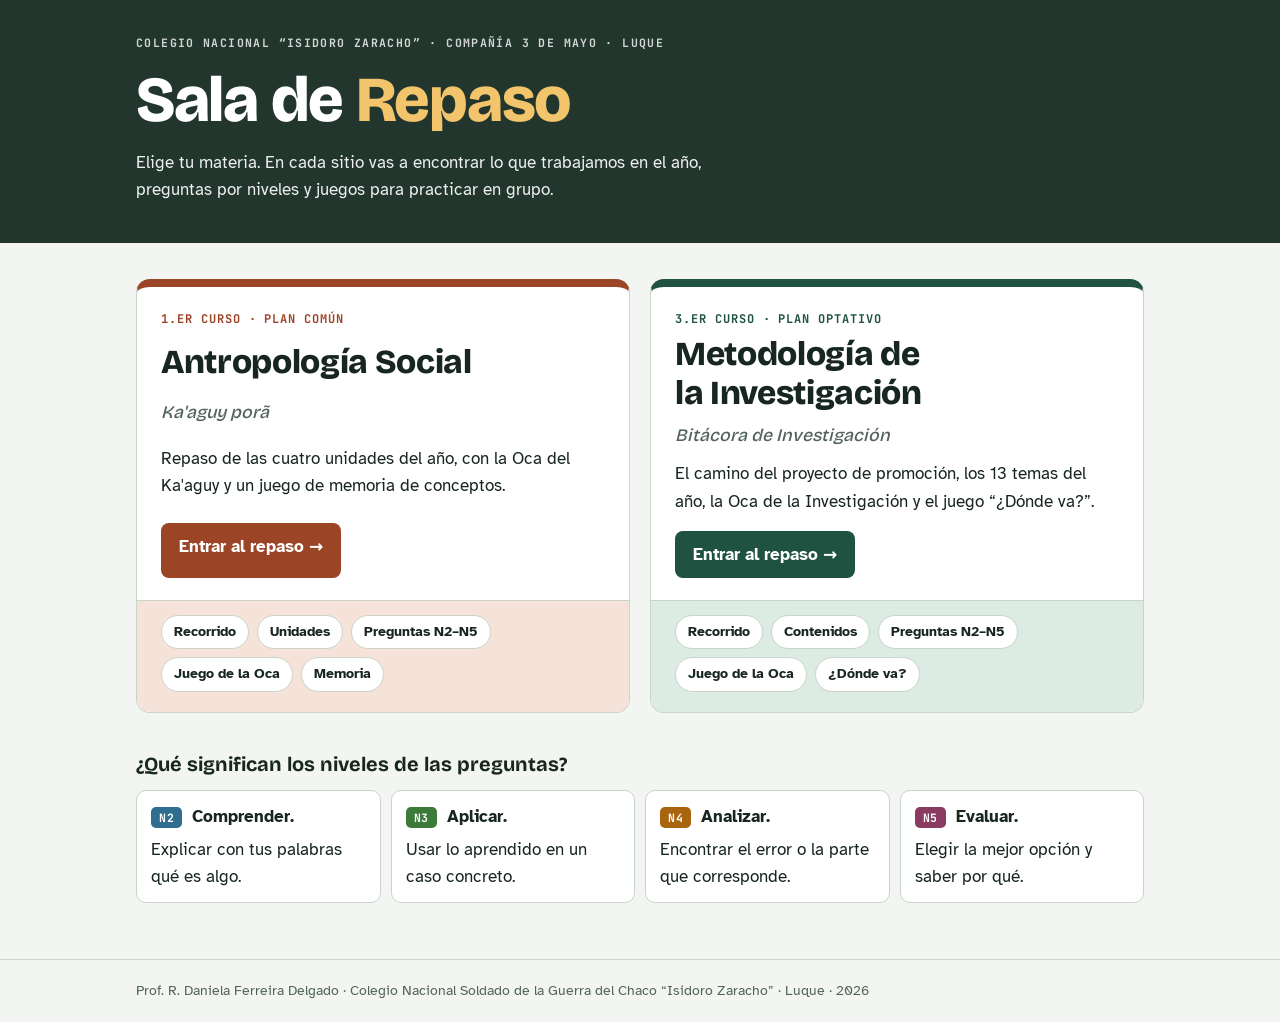
<file: index.html>
<!DOCTYPE html>
<html lang="es">
<head>
<meta charset="UTF-8">
<meta name="viewport" content="width=device-width, initial-scale=1, viewport-fit=cover">
<meta name="description" content="Sitios de repaso de la Prof. Daniela Ferreira · Colegio Nacional Isidoro Zaracho, Luque">
<title>Sala de Repaso · Prof. Daniela Ferreira</title>
<link rel="preconnect" href="https://fonts.googleapis.com">
<link rel="preconnect" href="https://fonts.gstatic.com" crossorigin>
<link rel="stylesheet" href="https://fonts.googleapis.com/css2?family=Bricolage+Grotesque:opsz,wght@12..96,500;12..96,700;12..96,800&family=Atkinson+Hyperlegible:ital,wght@0,400;0,700;1,400&family=JetBrains+Mono:wght@500;700&display=swap">
<link rel="stylesheet" href="inicio.css">
</head>
<body>

<header class="mast">
  <div class="wrap">
    <span class="eyebrow">Colegio Nacional “Isidoro Zaracho” · Compañía 3 de Mayo · Luque</span>
    <h1>Sala de <em>Repaso</em></h1>
    <p>Elige tu materia. En cada sitio vas a encontrar lo que trabajamos en el año, preguntas por niveles y juegos para practicar en grupo.</p>
  </div>
</header>

<main class="wrap">
  <div class="grid">

    <article class="subject antro">
      <a class="cover" href="antropologia.html">
        <span class="course">1.er Curso · Plan Común</span>
        <h2>Antropología Social</h2>
        <p class="site">Ka'aguy porã</p>
        <p class="desc">Repaso de las cuatro unidades del año, con la Oca del Ka'aguy y un juego de memoria de conceptos.</p>
        <span class="go">Entrar al repaso <span aria-hidden="true">→</span></span>
      </a>
      <nav class="jump" aria-label="Secciones de Antropología Social">
        <a href="antropologia.html#recorrido">Recorrido</a>
        <a href="antropologia.html#unidades">Unidades</a>
        <a href="antropologia.html#preguntas">Preguntas N2–N5</a>
        <a href="antropologia.html#oca">Juego de la Oca</a>
        <a href="antropologia.html#memoria">Memoria</a>
      </nav>
    </article>

    <article class="subject meto">
      <a class="cover" href="mi.html">
        <span class="course">3.er Curso · Plan Optativo</span>
        <h2>Metodología de la Investigación</h2>
        <p class="site">Bitácora de Investigación</p>
        <p class="desc">El camino del proyecto de promoción, los 13 temas del año, la Oca de la Investigación y el juego “¿Dónde va?”.</p>
        <span class="go">Entrar al repaso <span aria-hidden="true">→</span></span>
      </a>
      <nav class="jump" aria-label="Secciones de Metodología de la Investigación">
        <a href="mi.html#recorrido">Recorrido</a>
        <a href="mi.html#contenidos">Contenidos</a>
        <a href="mi.html#repaso">Preguntas N2–N5</a>
        <a href="mi.html#oca">Juego de la Oca</a>
        <a href="mi.html#donde">¿Dónde va?</a>
      </nav>
    </article>

  </div>

  <section class="levels" aria-label="Niveles de las preguntas">
    <h3>¿Qué significan los niveles de las preguntas?</h3>
    <ul>
      <li><span class="lv lv2">N2</span><b>Comprender.</b> Explicar con tus palabras qué es algo.</li>
      <li><span class="lv lv3">N3</span><b>Aplicar.</b> Usar lo aprendido en un caso concreto.</li>
      <li><span class="lv lv4">N4</span><b>Analizar.</b> Encontrar el error o la parte que corresponde.</li>
      <li><span class="lv lv5">N5</span><b>Evaluar.</b> Elegir la mejor opción y saber por qué.</li>
    </ul>
  </section>
</main>

<footer>
  <div class="wrap">Prof. R. Daniela Ferreira Delgado · Colegio Nacional Soldado de la Guerra del Chaco “Isidoro Zaracho” · Luque · 2026</div>
</footer>

</body>
</html>
</file>
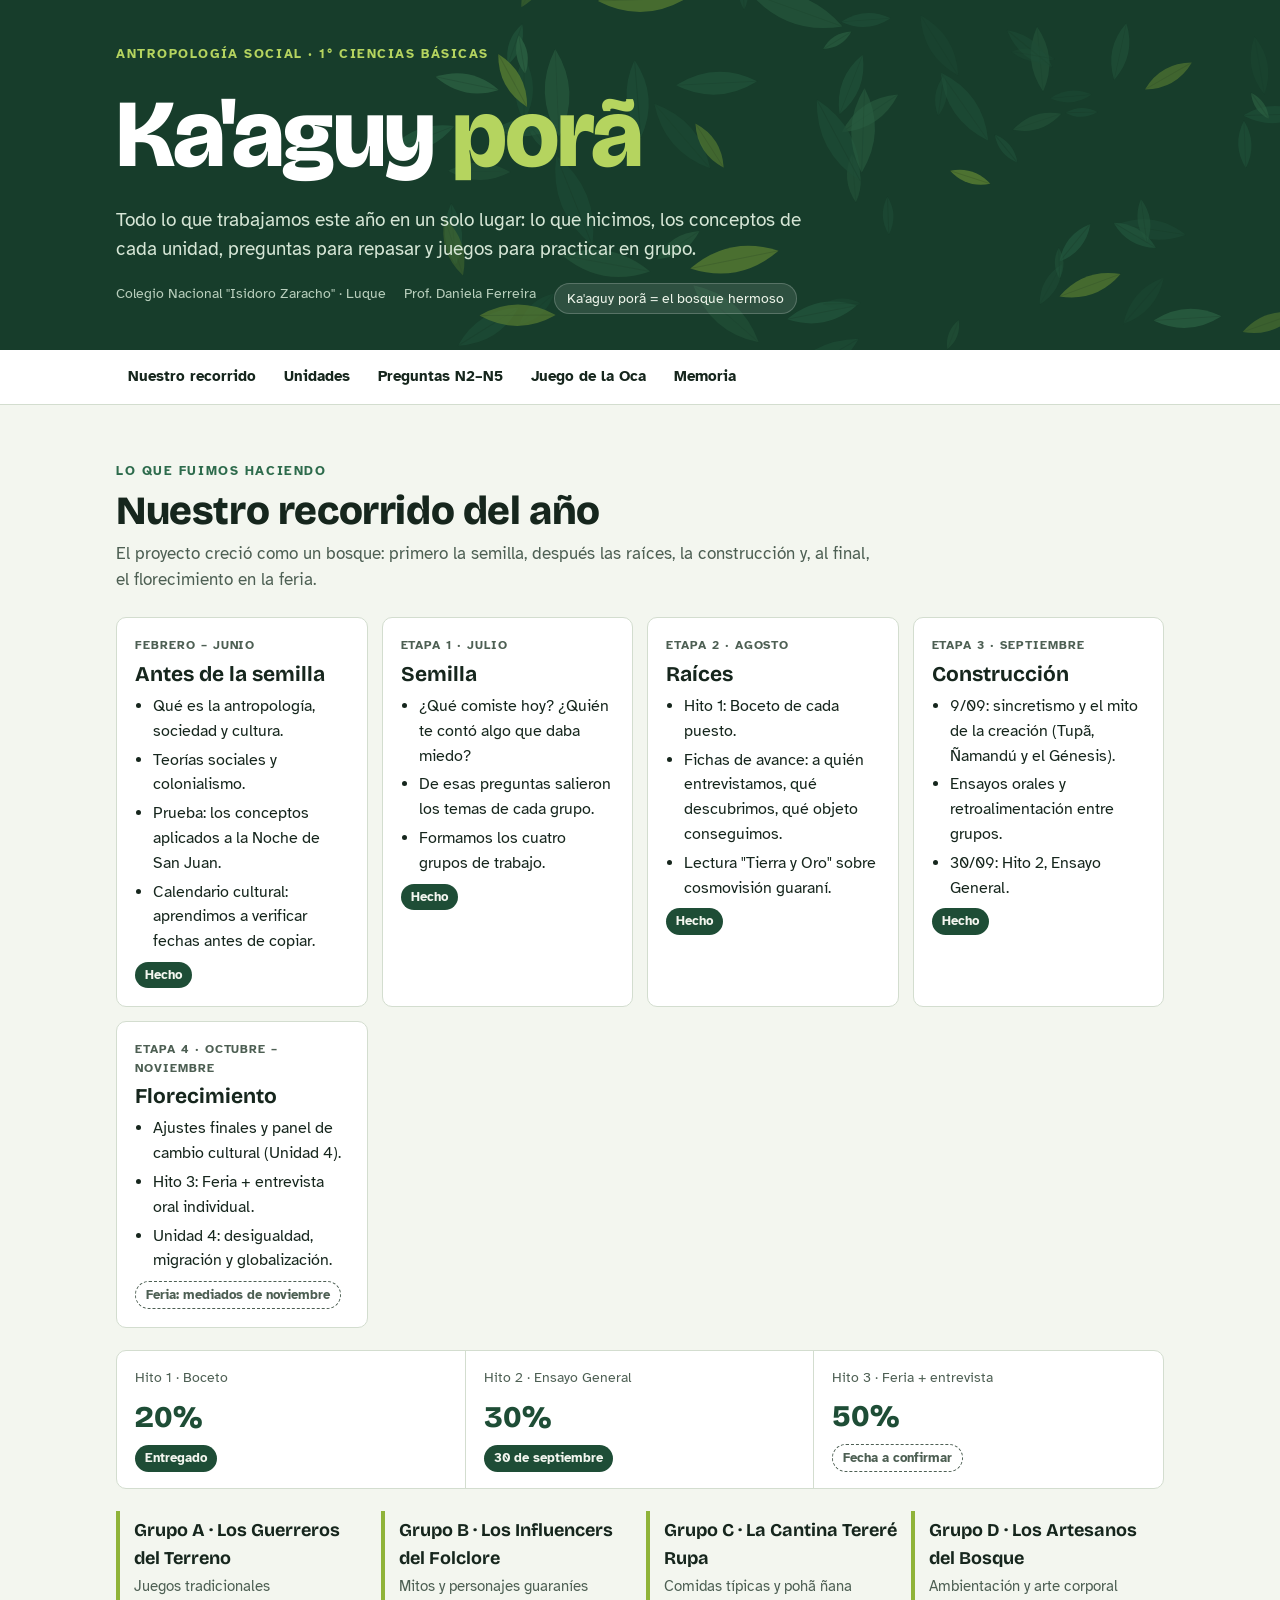
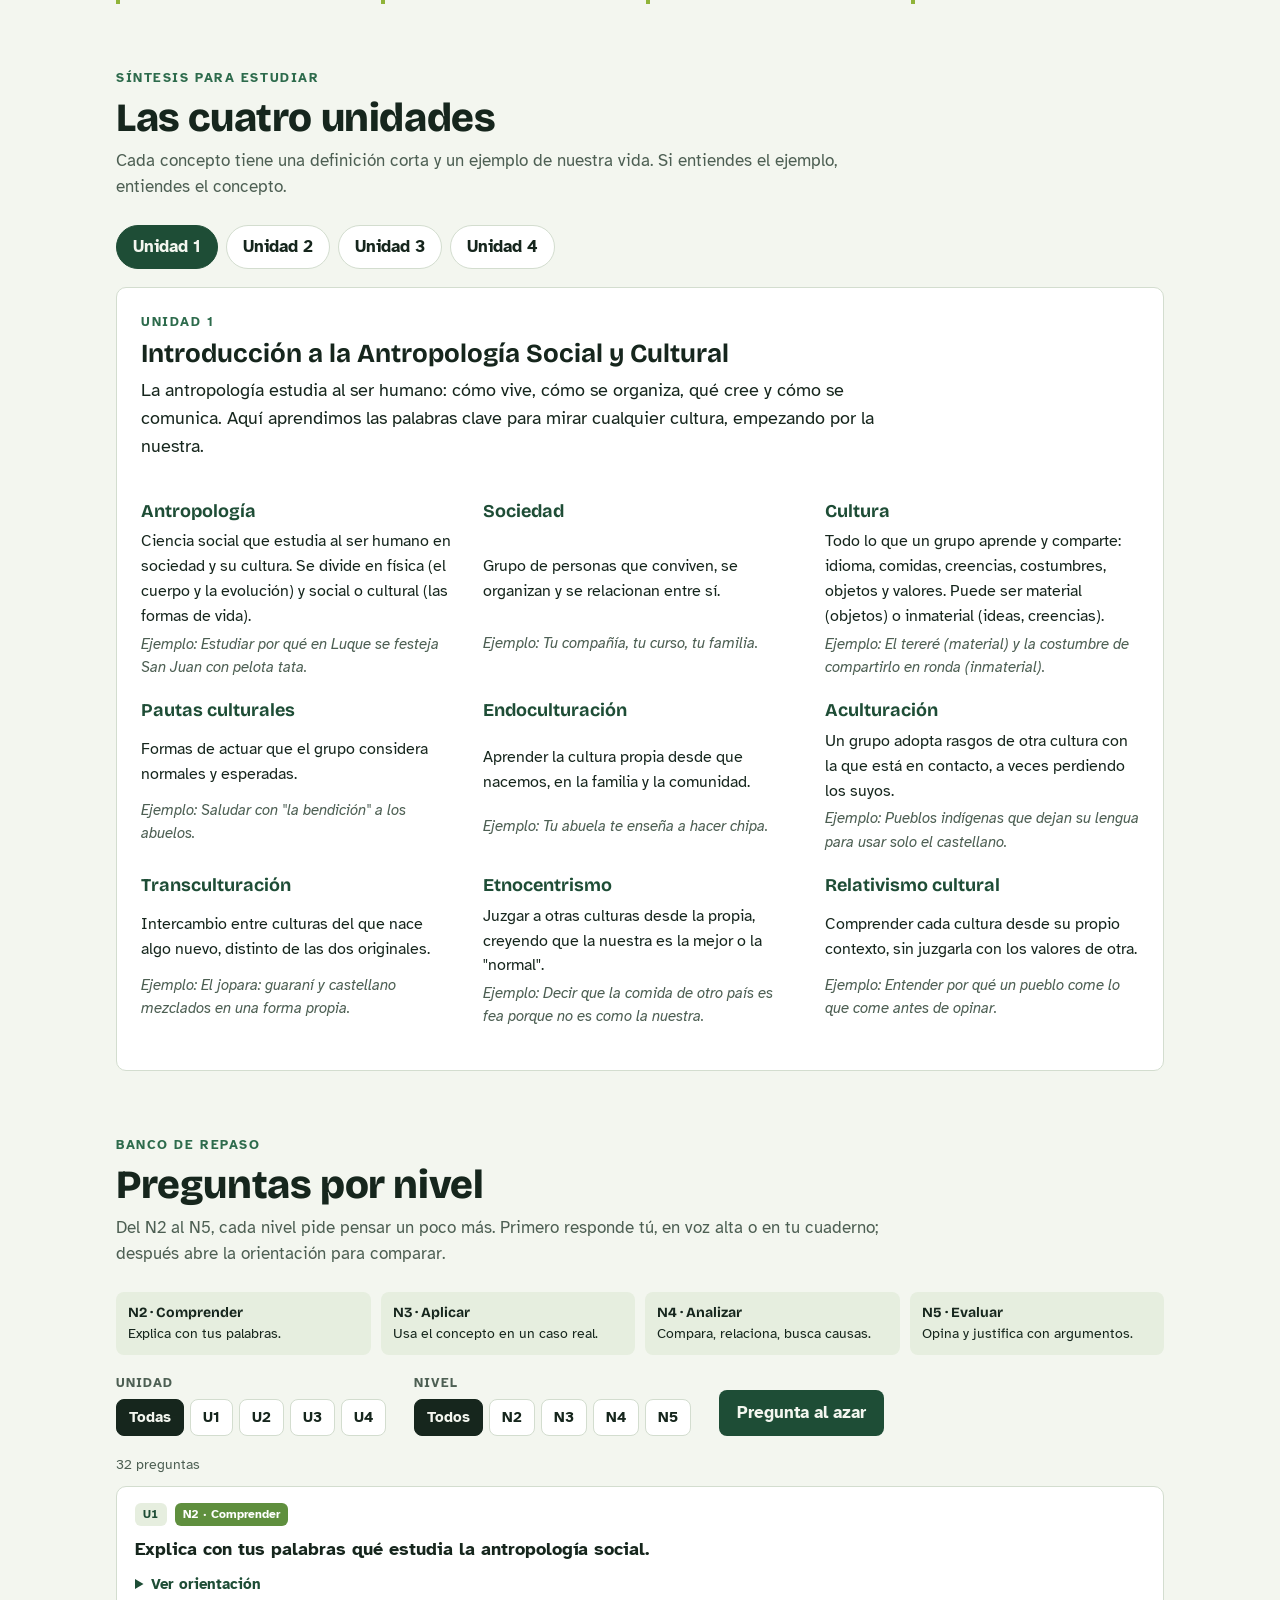
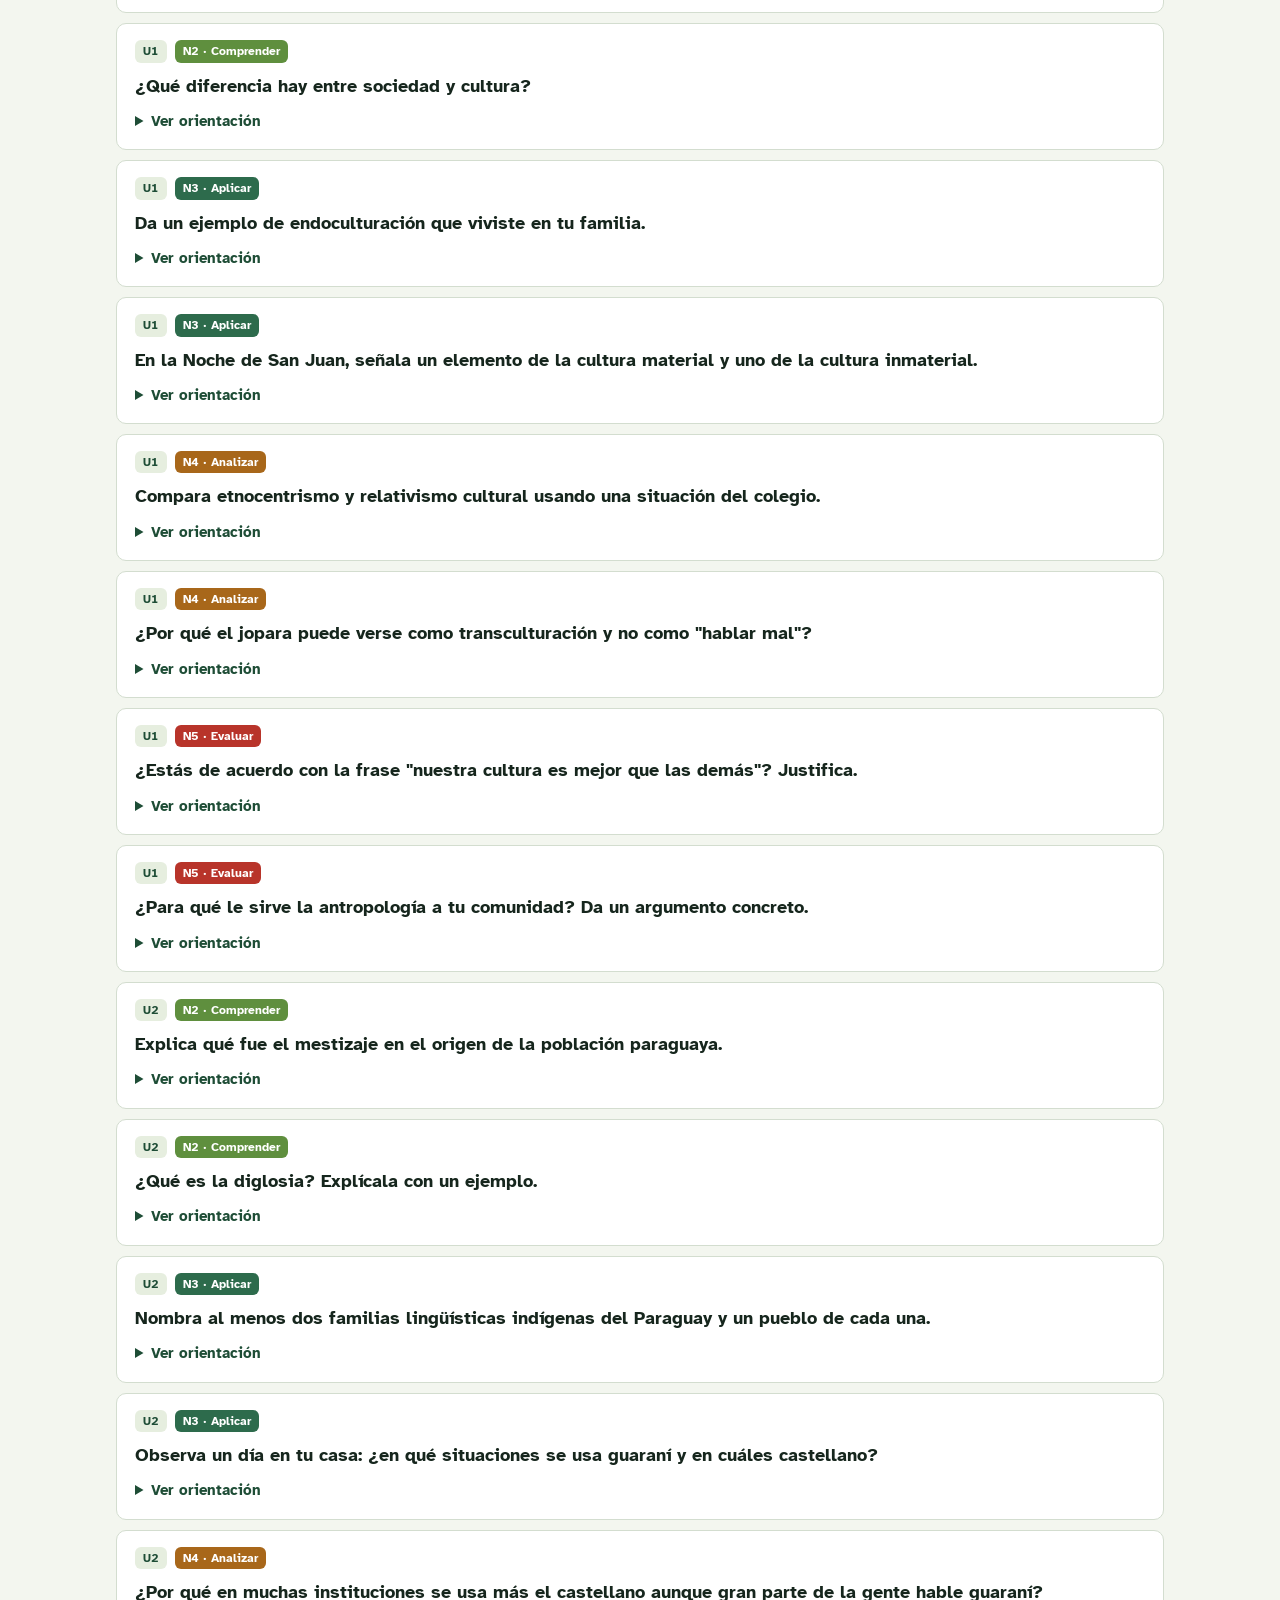
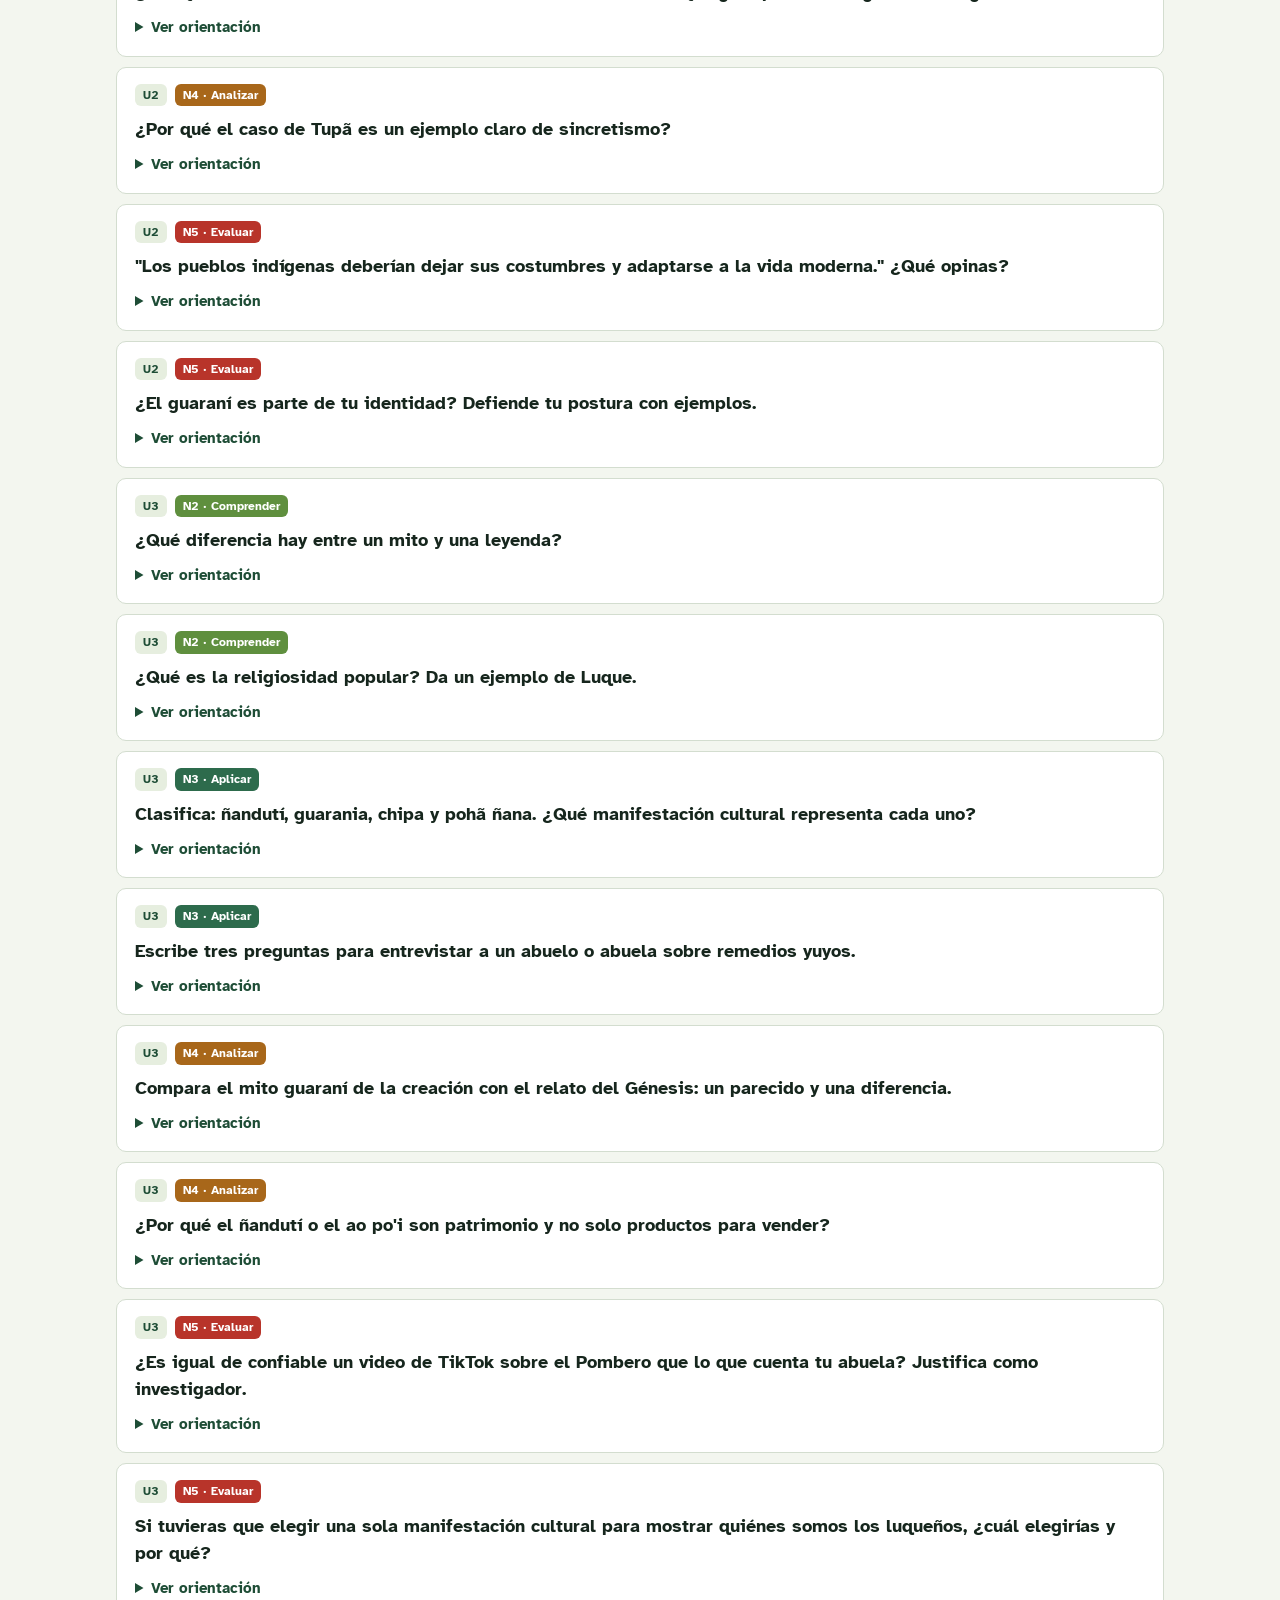
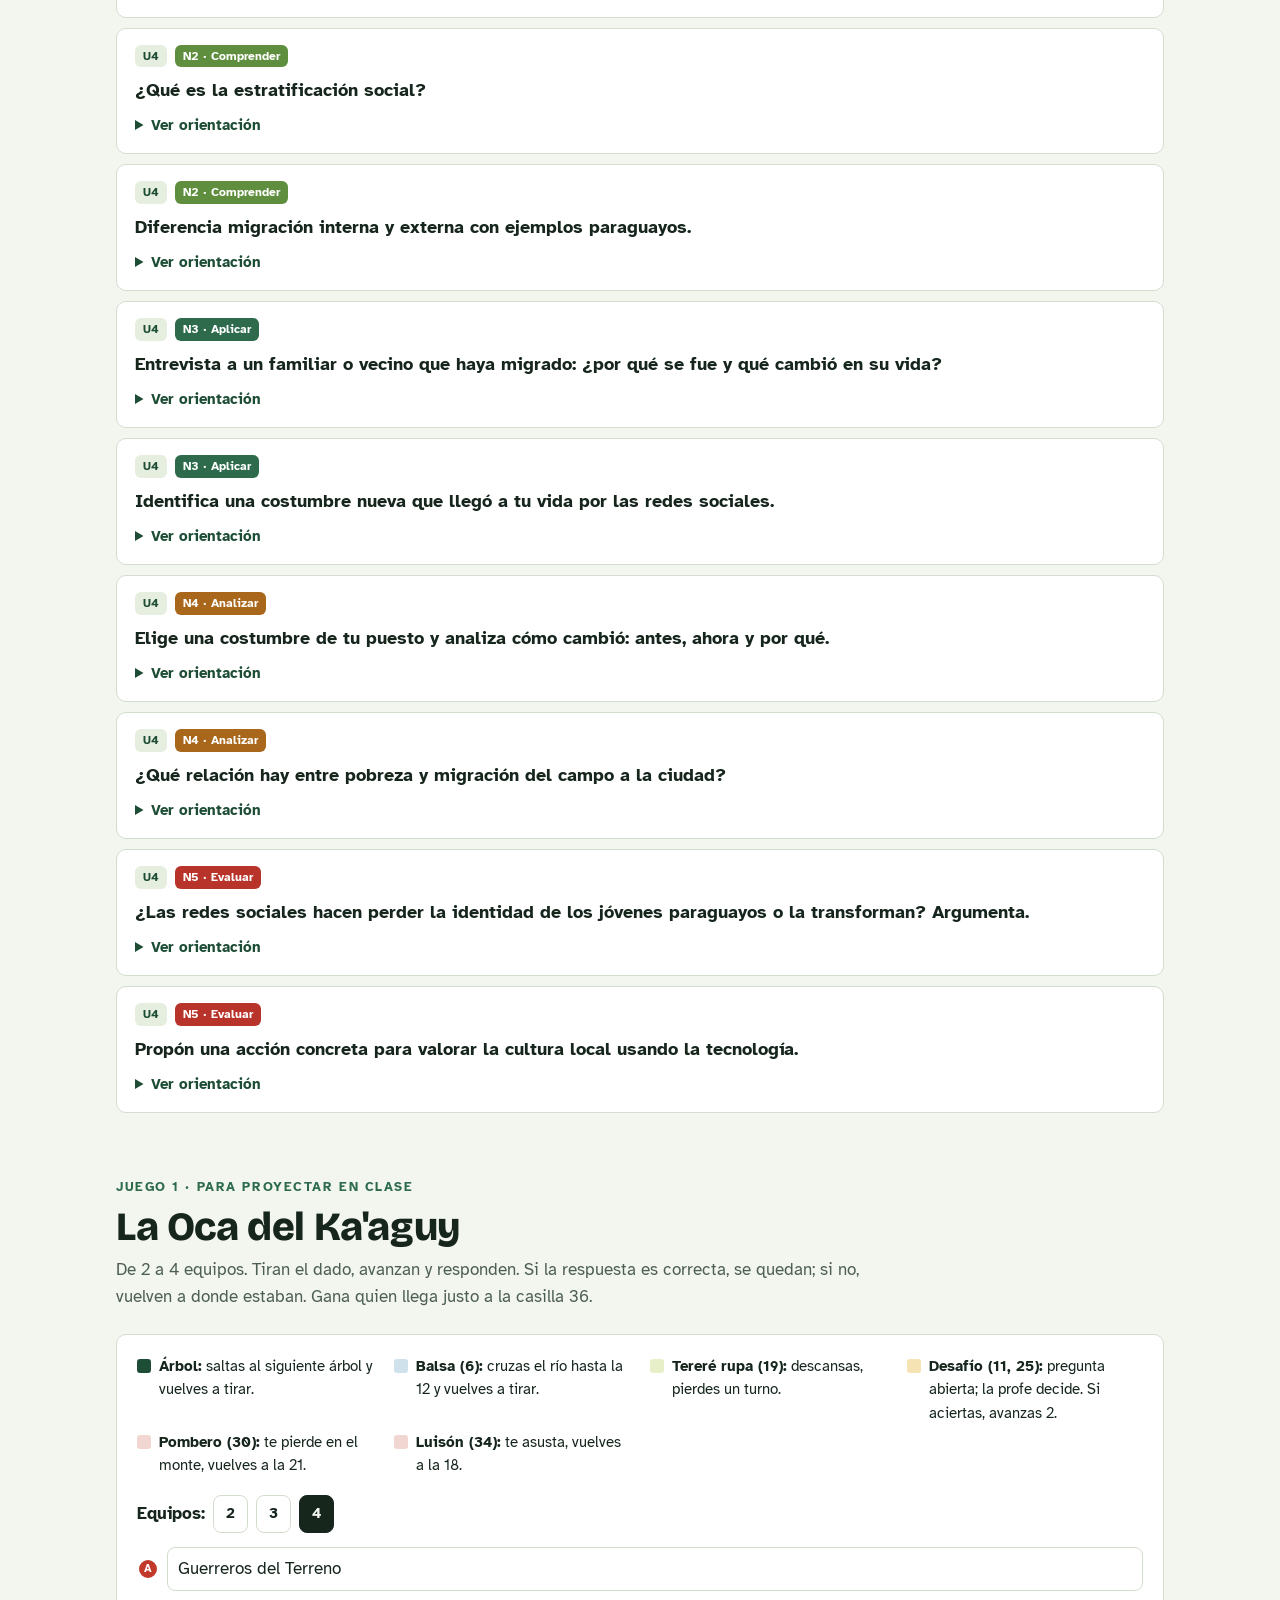
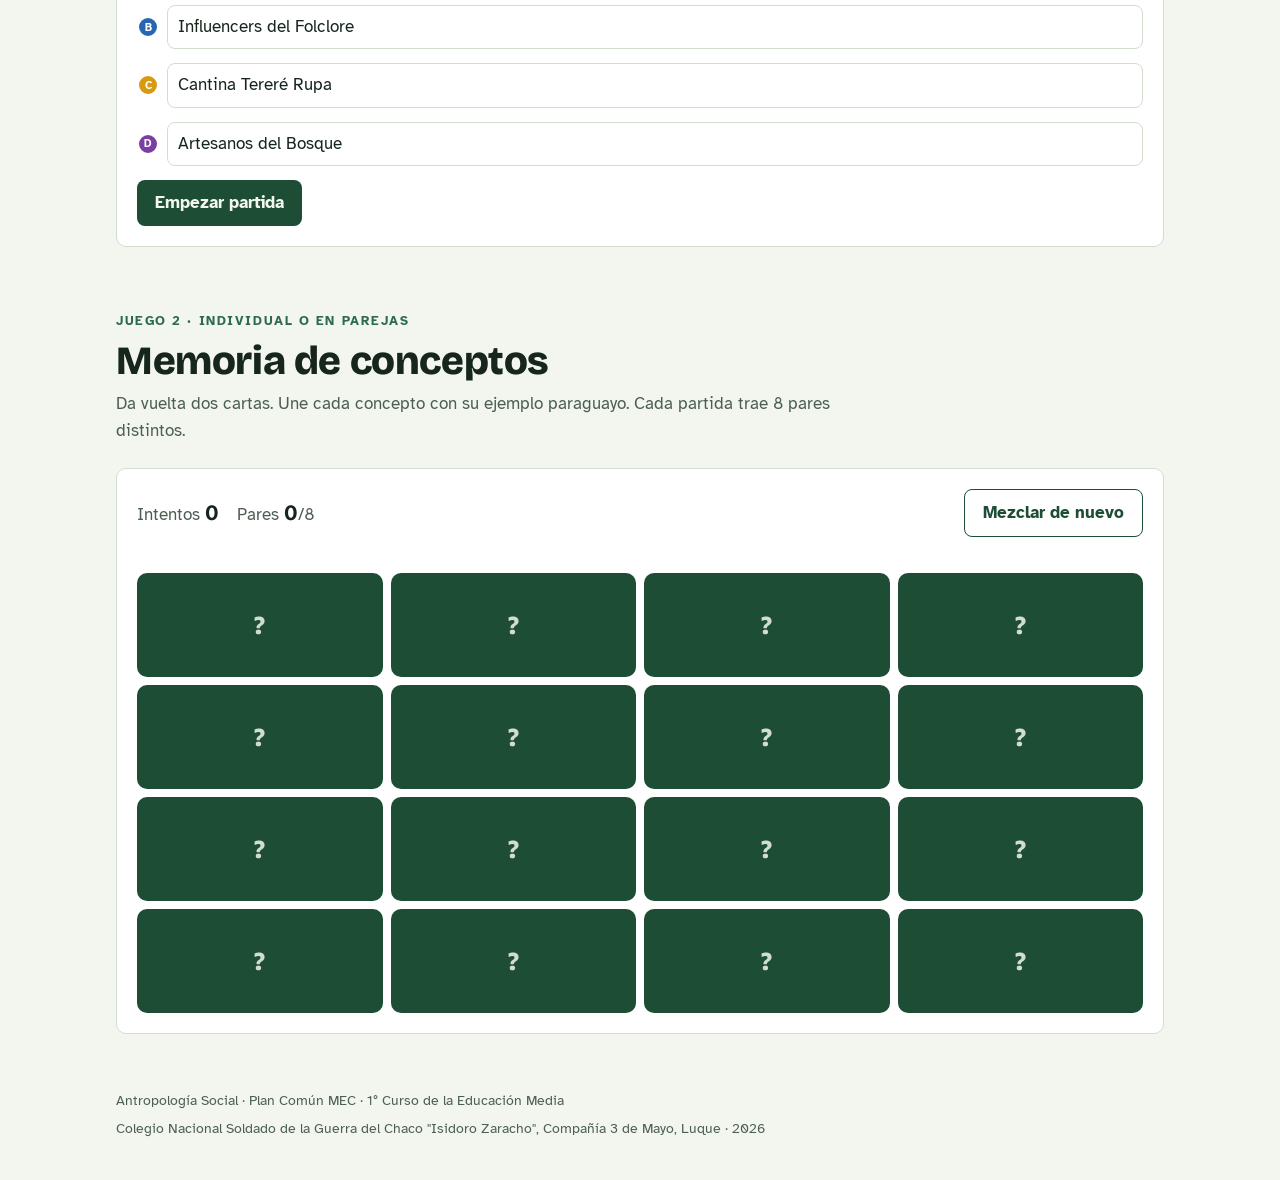
<file: ant.html>
<!DOCTYPE html>
<html lang="es">
<head>
  <meta charset="utf-8">
  <meta name="viewport" content="width=device-width, initial-scale=1, viewport-fit=cover">
  <title>Ka'aguy porã · Repaso de Antropología Social</title>
  <meta name="description" content="Repaso de Antropología Social, 1° Ciencias Básicas, Colegio Nacional Isidoro Zaracho, Luque: recorrido del año, unidades, preguntas N2–N5 y juegos.">
  <link rel="preconnect" href="https://fonts.googleapis.com">
  <link rel="preconnect" href="https://fonts.gstatic.com" crossorigin>
  <link rel="stylesheet" href="https://fonts.googleapis.com/css2?family=Bricolage+Grotesque:opsz,wght@12..96,500;12..96,700;12..96,800&family=Atkinson+Hyperlegible:ital,wght@0,400;0,700;1,400&display=swap">
  <link rel="stylesheet" href="styles.css">
</head>
<body>
<header class="hero">
  <canvas id="selva" aria-hidden="true"></canvas>
  <div class="wrap">
    <span class="eyebrow" style="color:#b5d45f">Antropología Social · 1° Ciencias Básicas</span>
    <h1>Ka'aguy <span>porã</span></h1>
    <p class="sub">Todo lo que trabajamos este año en un solo lugar: lo que hicimos, los conceptos de cada unidad, preguntas para repasar y juegos para practicar en grupo.</p>
    <div class="meta">
      <span>Colegio Nacional "Isidoro Zaracho" · Luque</span>
      <span>Prof. Daniela Ferreira</span>
      <span class="gloss">Ka'aguy porã = el bosque hermoso</span>
    </div>
  </div>
</header>

<nav class="top" aria-label="Secciones">
  <div class="wrap">
    <a href="#recorrido">Nuestro recorrido</a>
    <a href="#unidades">Unidades</a>
    <a href="#preguntas">Preguntas N2–N5</a>
    <a href="#oca">Juego de la Oca</a>
    <a href="#memoria">Memoria</a>
  </div>
</nav>

<main>
<!-- RECORRIDO -->
<section id="recorrido">
  <div class="wrap">
    <div class="sec-head">
      <span class="eyebrow">Lo que fuimos haciendo</span>
      <h2>Nuestro recorrido del año</h2>
      <p>El proyecto creció como un bosque: primero la semilla, después las raíces, la construcción y, al final, el florecimiento en la feria.</p>
    </div>
    <div class="etapas">
      <article class="etapa">
        <span class="tag">Febrero – junio</span>
        <h3>Antes de la semilla</h3>
        <ul>
          <li>Qué es la antropología, sociedad y cultura.</li>
          <li>Teorías sociales y colonialismo.</li>
          <li>Prueba: los conceptos aplicados a la Noche de San Juan.</li>
          <li>Calendario cultural: aprendimos a verificar fechas antes de copiar.</li>
        </ul>
        <span class="estado hecho">Hecho</span>
      </article>
      <article class="etapa">
        <span class="tag">Etapa 1 · Julio</span>
        <h3>Semilla</h3>
        <ul>
          <li>¿Qué comiste hoy? ¿Quién te contó algo que daba miedo?</li>
          <li>De esas preguntas salieron los temas de cada grupo.</li>
          <li>Formamos los cuatro grupos de trabajo.</li>
        </ul>
        <span class="estado hecho">Hecho</span>
      </article>
      <article class="etapa">
        <span class="tag">Etapa 2 · Agosto</span>
        <h3>Raíces</h3>
        <ul>
          <li>Hito 1: Boceto de cada puesto.</li>
          <li>Fichas de avance: a quién entrevistamos, qué descubrimos, qué objeto conseguimos.</li>
          <li>Lectura "Tierra y Oro" sobre cosmovisión guaraní.</li>
        </ul>
        <span class="estado hecho">Hecho</span>
      </article>
      <article class="etapa">
        <span class="tag">Etapa 3 · Septiembre</span>
        <h3>Construcción</h3>
        <ul>
          <li>9/09: sincretismo y el mito de la creación (Tupã, Ñamandú y el Génesis).</li>
          <li>Ensayos orales y retroalimentación entre grupos.</li>
          <li>30/09: Hito 2, Ensayo General.</li>
        </ul>
        <span class="estado hecho">Hecho</span>
      </article>
      <article class="etapa">
        <span class="tag">Etapa 4 · Octubre – noviembre</span>
        <h3>Florecimiento</h3>
        <ul>
          <li>Ajustes finales y panel de cambio cultural (Unidad 4).</li>
          <li>Hito 3: Feria + entrevista oral individual.</li>
          <li>Unidad 4: desigualdad, migración y globalización.</li>
        </ul>
        <span class="estado pend">Feria: mediados de noviembre</span>
      </article>
    </div>

    <div class="hitos" role="list" aria-label="Hitos de evaluación">
      <div class="hito" role="listitem"><small>Hito 1 · Boceto</small><b>20%</b><span class="estado hecho">Entregado</span></div>
      <div class="hito" role="listitem"><small>Hito 2 · Ensayo General</small><b>30%</b><span class="estado hecho">30 de septiembre</span></div>
      <div class="hito" role="listitem"><small>Hito 3 · Feria + entrevista</small><b>50%</b><span class="estado pend">Fecha a confirmar</span></div>
    </div>

    <div class="grupos">
      <div class="grupo"><strong>Grupo A · Los Guerreros del Terreno</strong><span>Juegos tradicionales</span></div>
      <div class="grupo"><strong>Grupo B · Los Influencers del Folclore</strong><span>Mitos y personajes guaraníes</span></div>
      <div class="grupo"><strong>Grupo C · La Cantina Tereré Rupa</strong><span>Comidas típicas y pohã ñana</span></div>
      <div class="grupo"><strong>Grupo D · Los Artesanos del Bosque</strong><span>Ambientación y arte corporal</span></div>
    </div>
  </div>
</section>

<!-- UNIDADES -->
<section id="unidades">
  <div class="wrap">
    <div class="sec-head">
      <span class="eyebrow">Síntesis para estudiar</span>
      <h2>Las cuatro unidades</h2>
      <p>Cada concepto tiene una definición corta y un ejemplo de nuestra vida. Si entiendes el ejemplo, entiendes el concepto.</p>
    </div>
    <div class="tabs" role="tablist" id="uTabs"></div>
    <div id="uPanel"></div>
  </div>
</section>

<!-- PREGUNTAS -->
<section id="preguntas">
  <div class="wrap">
    <div class="sec-head">
      <span class="eyebrow">Banco de repaso</span>
      <h2>Preguntas por nivel</h2>
      <p>Del N2 al N5, cada nivel pide pensar un poco más. Primero responde tú, en voz alta o en tu cuaderno; después abre la orientación para comparar.</p>
    </div>
    <div class="niveles">
      <div class="nivel"><b>N2 · Comprender</b><br>Explica con tus palabras.</div>
      <div class="nivel"><b>N3 · Aplicar</b><br>Usa el concepto en un caso real.</div>
      <div class="nivel"><b>N4 · Analizar</b><br>Compara, relaciona, busca causas.</div>
      <div class="nivel"><b>N5 · Evaluar</b><br>Opina y justifica con argumentos.</div>
    </div>
    <div class="filtros">
      <fieldset id="fU"><legend>Unidad</legend></fieldset>
      <fieldset id="fN"><legend>Nivel</legend></fieldset>
      <button class="btn" id="azar" type="button">Pregunta al azar</button>
    </div>
    <p class="count" id="qCount" aria-live="polite"></p>
    <div class="lista-q" id="qList"></div>
  </div>
</section>

<!-- OCA -->
<section id="oca">
  <div class="wrap">
    <div class="sec-head">
      <span class="eyebrow">Juego 1 · Para proyectar en clase</span>
      <h2>La Oca del Ka'aguy</h2>
      <p>De 2 a 4 equipos. Tiran el dado, avanzan y responden. Si la respuesta es correcta, se quedan; si no, vuelven a donde estaban. Gana quien llega justo a la casilla 36.</p>
    </div>
    <div class="juego">
      <div class="reglas">
        <div><span class="sw" style="background:var(--forest)"></span><span><b>Árbol:</b> saltas al siguiente árbol y vuelves a tirar.</span></div>
        <div><span class="sw" style="background:#cfe1ea"></span><span><b>Balsa (6):</b> cruzas el río hasta la 12 y vuelves a tirar.</span></div>
        <div><span class="sw" style="background:#e7efc9"></span><span><b>Tereré rupa (19):</b> descansas, pierdes un turno.</span></div>
        <div><span class="sw" style="background:#f6e3b4"></span><span><b>Desafío (11, 25):</b> pregunta abierta; la profe decide. Si aciertas, avanzas 2.</span></div>
        <div><span class="sw" style="background:#f1d6d2"></span><span><b>Pombero (30):</b> te pierde en el monte, vuelves a la 21.</span></div>
        <div><span class="sw" style="background:#f1d6d2"></span><span><b>Luisón (34):</b> te asusta, vuelves a la 18.</span></div>
      </div>
      <div id="ocaSetup" class="setup">
        <div class="row" role="group" aria-label="Cantidad de equipos">
          <span><b>Equipos:</b></span>
          <button class="chip" data-n="2" aria-pressed="false" type="button">2</button>
          <button class="chip" data-n="3" aria-pressed="false" type="button">3</button>
          <button class="chip" data-n="4" aria-pressed="true" type="button">4</button>
        </div>
        <div id="ocaNames" class="setup"></div>
        <div><button class="btn" id="ocaStart" type="button">Empezar partida</button></div>
      </div>
      <div class="oca-grid" id="ocaGame" hidden>
        <div class="tablero" id="tablero" aria-label="Tablero de 36 casillas"></div>
        <div class="panel">
          <div class="turno">
            <div class="dado" id="dado" aria-live="polite">–</div>
            <div style="display:grid;gap:6px">
              <span id="turnoTxt" style="font-weight:700"></span>
              <button class="btn" id="tirar" type="button">Tirar el dado</button>
            </div>
          </div>
          <div class="marcador" id="marcador"></div>
          <div id="cartaZona"></div>
          <div class="log" id="log" aria-live="polite"></div>
          <div><button class="btn sec" id="ocaReset" type="button">Nueva partida</button></div>
        </div>
      </div>
    </div>
  </div>
</section>

<!-- MEMORIA -->
<section id="memoria">
  <div class="wrap">
    <div class="sec-head">
      <span class="eyebrow">Juego 2 · Individual o en parejas</span>
      <h2>Memoria de conceptos</h2>
      <p>Da vuelta dos cartas. Une cada concepto con su ejemplo paraguayo. Cada partida trae 8 pares distintos.</p>
    </div>
    <div class="juego">
      <div class="mem-top">
        <div class="mem-stats"><span>Intentos <b id="mInt">0</b></span><span>Pares <b id="mPar">0</b>/8</span></div>
        <button class="btn sec" id="mNew" type="button">Mezclar de nuevo</button>
      </div>
      <p id="mMsg" class="fb" aria-live="polite"></p>
      <div class="mem" id="mem"></div>
    </div>
  </div>
</section>
</main>

<footer>
  <div class="wrap">
    <span>Antropología Social · Plan Común MEC · 1° Curso de la Educación Media</span>
    <span>Colegio Nacional Soldado de la Guerra del Chaco "Isidoro Zaracho", Compañía 3 de Mayo, Luque · 2026</span>
  </div>
</footer>

<script src="script.js"></script>
</body>
</html>
</file>
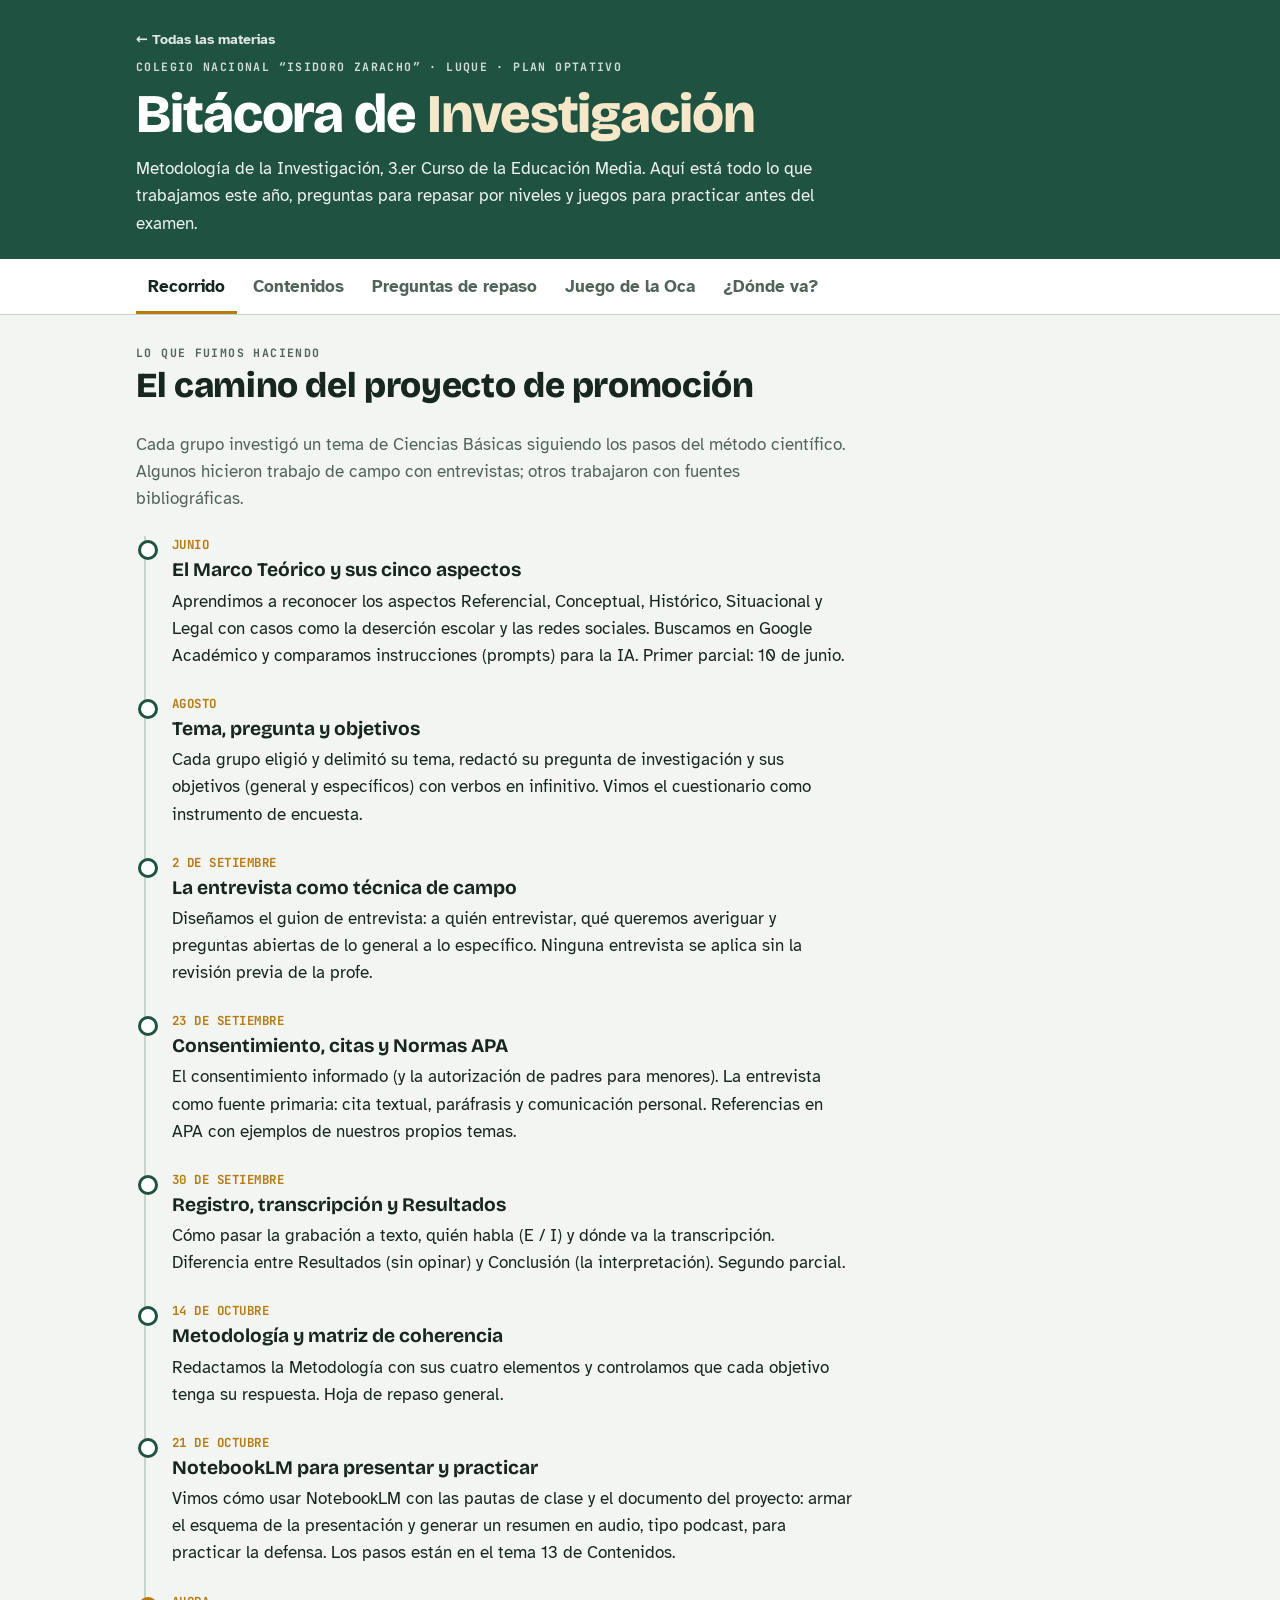
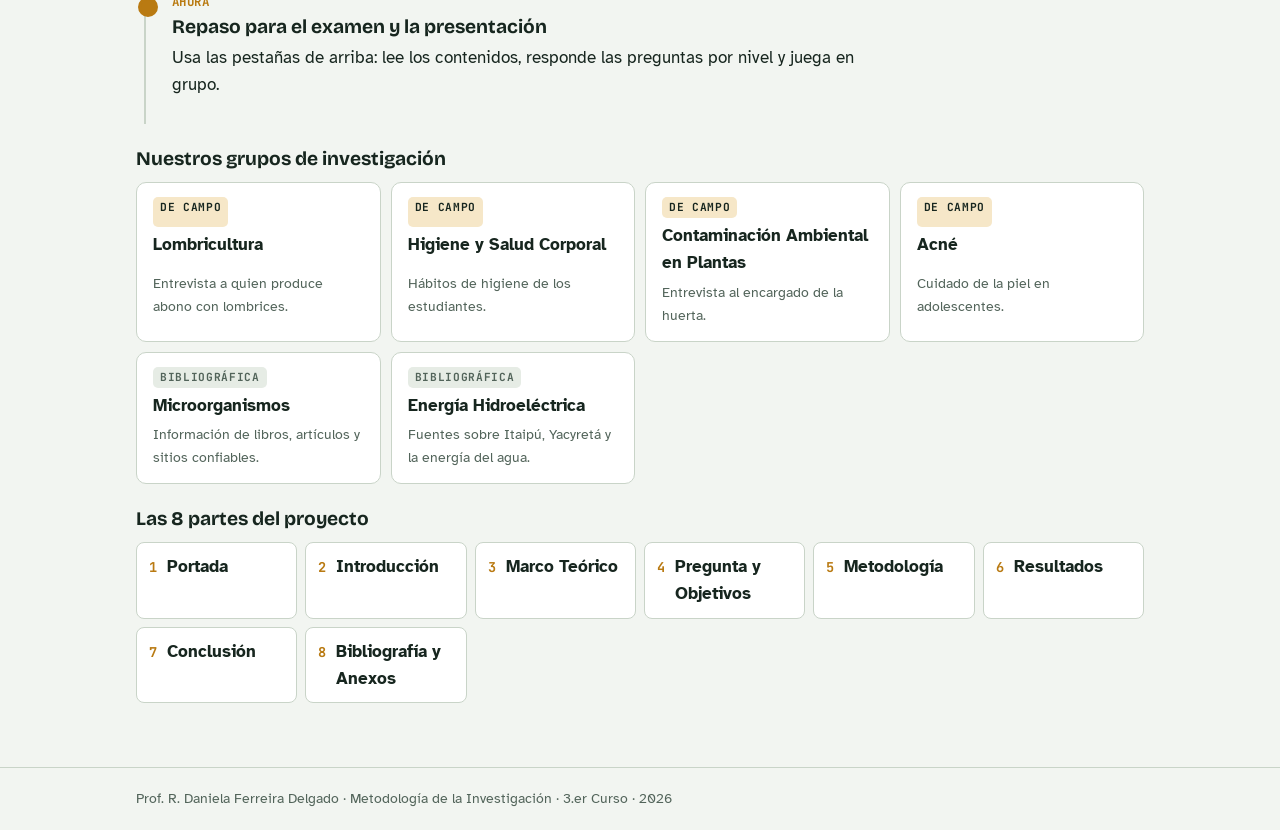
<file: mi.html>
<!DOCTYPE html>
<html lang="es">
<head>
<meta charset="UTF-8">
<meta name="viewport" content="width=device-width, initial-scale=1, viewport-fit=cover">
<meta name="description" content="Repaso de Metodología de la Investigación · 3.er Curso · Colegio Nacional Isidoro Zaracho, Luque">
<title>Bitácora de Investigación · Repaso de Metodología</title>
<link rel="preconnect" href="https://fonts.googleapis.com">
<link rel="preconnect" href="https://fonts.gstatic.com" crossorigin>
<link rel="stylesheet" href="https://fonts.googleapis.com/css2?family=Bricolage+Grotesque:opsz,wght@12..96,500;12..96,700;12..96,800&family=Atkinson+Hyperlegible:ital,wght@0,400;0,700;1,400&family=JetBrains+Mono:wght@500;700&display=swap">
<link rel="stylesheet" href="estilos.css">
</head>
<body>
<header class="mast">
  <div class="wrap">
    <a class="home" href="index.html">← Todas las materias</a>
    <span class="eyebrow">Colegio Nacional “Isidoro Zaracho” · Luque · Plan Optativo</span>
    <h1>Bitácora de <em>Investigación</em></h1>
    <p>Metodología de la Investigación, 3.er Curso de la Educación Media. Aquí está todo lo que trabajamos este año, preguntas para repasar por niveles y juegos para practicar antes del examen.</p>
  </div>
</header>
<nav class="tabs" aria-label="Secciones">
  <div class="wrap" role="tablist">
    <button role="tab" data-view="recorrido">Recorrido</button>
    <button role="tab" data-view="contenidos">Contenidos</button>
    <button role="tab" data-view="repaso">Preguntas de repaso</button>
    <button role="tab" data-view="oca">Juego de la Oca</button>
    <button role="tab" data-view="donde">¿Dónde va?</button>
  </div>
</nav>

<main><div class="wrap">

<!-- RECORRIDO -->
<section class="view" id="v-recorrido">
  <div style="display:grid;gap:8px"><span class="eyebrow">Lo que fuimos haciendo</span><h2>El camino del proyecto de promoción</h2></div>
  <p class="lead">Cada grupo investigó un tema de Ciencias Básicas siguiendo los pasos del método científico. Algunos hicieron trabajo de campo con entrevistas; otros trabajaron con fuentes bibliográficas.</p>
  <ol class="timeline">
    <li><span class="when">JUNIO</span><h3>El Marco Teórico y sus cinco aspectos</h3><p>Aprendimos a reconocer los aspectos Referencial, Conceptual, Histórico, Situacional y Legal con casos como la deserción escolar y las redes sociales. Buscamos en Google Académico y comparamos instrucciones (prompts) para la IA. Primer parcial: 10 de junio.</p></li>
    <li><span class="when">AGOSTO</span><h3>Tema, pregunta y objetivos</h3><p>Cada grupo eligió y delimitó su tema, redactó su pregunta de investigación y sus objetivos (general y específicos) con verbos en infinitivo. Vimos el cuestionario como instrumento de encuesta.</p></li>
    <li><span class="when">2 DE SETIEMBRE</span><h3>La entrevista como técnica de campo</h3><p>Diseñamos el guion de entrevista: a quién entrevistar, qué queremos averiguar y preguntas abiertas de lo general a lo específico. Ninguna entrevista se aplica sin la revisión previa de la profe.</p></li>
    <li><span class="when">23 DE SETIEMBRE</span><h3>Consentimiento, citas y Normas APA</h3><p>El consentimiento informado (y la autorización de padres para menores). La entrevista como fuente primaria: cita textual, paráfrasis y comunicación personal. Referencias en APA con ejemplos de nuestros propios temas.</p></li>
    <li><span class="when">30 DE SETIEMBRE</span><h3>Registro, transcripción y Resultados</h3><p>Cómo pasar la grabación a texto, quién habla (E / I) y dónde va la transcripción. Diferencia entre Resultados (sin opinar) y Conclusión (la interpretación). Segundo parcial.</p></li>
    <li><span class="when">14 DE OCTUBRE</span><h3>Metodología y matriz de coherencia</h3><p>Redactamos la Metodología con sus cuatro elementos y controlamos que cada objetivo tenga su respuesta. Hoja de repaso general.</p></li>
    <li><span class="when">21 DE OCTUBRE</span><h3>NotebookLM para presentar y practicar</h3><p>Vimos cómo usar NotebookLM con las pautas de clase y el documento del proyecto: armar el esquema de la presentación y generar un resumen en audio, tipo podcast, para practicar la defensa. Los pasos están en el tema 13 de Contenidos.</p></li>
    <li class="now"><span class="when">AHORA</span><h3>Repaso para el examen y la presentación</h3><p>Usa las pestañas de arriba: lee los contenidos, responde las preguntas por nivel y juega en grupo.</p></li>
  </ol>

  <div style="display:grid;gap:12px"><h3>Nuestros grupos de investigación</h3>
    <div class="groups">
      <div class="group"><span class="tag campo">De campo</span><b>Lombricultura</b><span class="lead" style="font-size:.9rem">Entrevista a quien produce abono con lombrices.</span></div>
      <div class="group"><span class="tag campo">De campo</span><b>Higiene y Salud Corporal</b><span class="lead" style="font-size:.9rem">Hábitos de higiene de los estudiantes.</span></div>
      <div class="group"><span class="tag campo">De campo</span><b>Contaminación Ambiental en Plantas</b><span class="lead" style="font-size:.9rem">Entrevista al encargado de la huerta.</span></div>
      <div class="group"><span class="tag campo">De campo</span><b>Acné</b><span class="lead" style="font-size:.9rem">Cuidado de la piel en adolescentes.</span></div>
      <div class="group"><span class="tag">Bibliográfica</span><b>Microorganismos</b><span class="lead" style="font-size:.9rem">Información de libros, artículos y sitios confiables.</span></div>
      <div class="group"><span class="tag">Bibliográfica</span><b>Energía Hidroeléctrica</b><span class="lead" style="font-size:.9rem">Fuentes sobre Itaipú, Yacyretá y la energía del agua.</span></div>
    </div>
  </div>

  <div style="display:grid;gap:12px"><h3>Las 8 partes del proyecto</h3>
    <div class="struct">
      <div><span>1</span>Portada</div><div><span>2</span>Introducción</div><div><span>3</span>Marco Teórico</div><div><span>4</span>Pregunta y Objetivos</div>
      <div><span>5</span>Metodología</div><div><span>6</span>Resultados</div><div><span>7</span>Conclusión</div><div><span>8</span>Bibliografía y Anexos</div>
    </div>
  </div>
</section>

<!-- CONTENIDOS -->
<section class="view" id="v-contenidos" hidden>
  <div style="display:grid;gap:8px"><span class="eyebrow">Para estudiar</span><h2>Los 13 temas del año</h2></div>
  <p class="lead">Toca cada tema para abrirlo. Relaciona siempre el ejemplo con el proyecto de tu grupo.</p>
  <div class="topics" id="topics"></div>
</section>

<!-- REPASO -->
<section class="view" id="v-repaso" hidden>
  <div style="display:grid;gap:8px"><span class="eyebrow">Practica por niveles</span><h2>Preguntas de repaso</h2></div>
  <p class="lead">Las preguntas van del nivel 2 al nivel 5. Cuanto más alto el nivel, más tienes que pensar: primero entender, después aplicar, analizar y por último evaluar y justificar.</p>
  <div class="levels">
    <div><span class="lv lv2">N2 · COMPRENDER</span><span>Explicar con tus palabras qué es algo.</span></div>
    <div><span class="lv lv3">N3 · APLICAR</span><span>Usar lo aprendido en un caso de los grupos.</span></div>
    <div><span class="lv lv4">N4 · ANALIZAR</span><span>Encontrar el error o la parte que corresponde.</span></div>
    <div><span class="lv lv5">N5 · EVALUAR</span><span>Elegir la mejor opción y saber por qué.</span></div>
  </div>
  <div class="toolbar" id="qfilter">
    <button class="chip" data-lv="all" aria-pressed="true">Todas</button>
    <button class="chip" data-lv="2" aria-pressed="false">N2</button>
    <button class="chip" data-lv="3" aria-pressed="false">N3</button>
    <button class="chip" data-lv="4" aria-pressed="false">N4</button>
    <button class="chip" data-lv="5" aria-pressed="false">N5</button>
    <button class="chip" id="qreset" aria-pressed="false">Volver a empezar</button>
    <span class="score" id="qscore">0 / 0 correctas</span>
  </div>
  <div class="qlist" id="qlist"></div>
</section>

<!-- OCA -->
<section class="view" id="v-oca" hidden>
  <div style="display:grid;gap:8px"><span class="eyebrow">Juego en equipos</span><h2>La Oca de la Investigación</h2></div>
  <p class="lead">Del 1 al 36, el tablero sigue el camino de un proyecto. Cada tramo tiene preguntas de un nivel más alto: empiezas comprendiendo y terminas evaluando. Gana el primer equipo que entrega su proyecto.</p>
  <div class="panel">
    <div class="setup">
      <label for="nteams">Equipos
        <select id="nteams"><option>2</option><option>3</option><option>4</option><option>5</option><option selected>6</option></select>
      </label>
      <label for="qmode">Preguntas
        <select id="qmode"><option value="zona" selected>Según la zona del tablero</option><option value="all">Mezcladas</option><option value="2">Solo N2</option><option value="3">Solo N3</option><option value="4">Solo N4</option><option value="5">Solo N5</option></select>
      </label>
      <button class="btn" id="newgame">Nueva partida</button>
      <button class="btn alt" id="showrules">Reglas</button>
    </div>
    <div class="legend">
      <span><i class="sw" style="background:var(--n2)"></i>1–9 · N2</span>
      <span><i class="sw" style="background:var(--n3)"></i>10–18 · N3</span>
      <span><i class="sw" style="background:var(--n4)"></i>19–27 · N4</span>
      <span><i class="sw" style="background:var(--n5)"></i>28–35 · N5</span>
      <span><i class="sw" style="background:var(--ochre-soft);border:1px solid var(--line)"></i>Casilla especial</span>
      <span><i class="sw" style="background:var(--bad-soft);border:1px solid var(--line)"></i>Trampa</span>
    </div>
  </div>
  <div class="game">
    <div class="board" id="board" aria-label="Tablero"></div>
    <div class="side">
      <div class="panel">
        <div class="dice"><div class="die" id="die" aria-live="polite">–</div><button class="btn" id="roll">Tirar el dado</button></div>
        <p class="log" id="log" aria-live="polite">Elige cuántos equipos juegan y toca “Nueva partida”.</p>
      </div>
      <div class="panel"><span class="eyebrow">Equipos</span><ul class="teams" id="teams"></ul></div>
    </div>
  </div>
</section>

<!-- DONDE VA -->
<section class="view" id="v-donde" hidden>
  <div style="display:grid;gap:8px"><span class="eyebrow">Juego rápido</span><h2>¿Dónde va este fragmento?</h2></div>
  <p class="lead">Lee el fragmento de un proyecto y elige en qué parte del trabajo debería ir. Sirve para individual o para competir por filas.</p>
  <div class="sorter">
    <div class="toolbar"><span class="score" id="dscore" style="margin-left:0">Ronda 1 · 0 aciertos</span></div>
    <div class="frag" id="frag"></div>
    <div class="parts" id="parts"></div>
    <div class="why" id="dwhy" hidden></div>
    <div><button class="btn" id="dnext" hidden>Siguiente fragmento</button></div>
  </div>
</section>

</div></main>

<dialog id="dlg"><div class="dlg" id="dlgbody"></div></dialog>

<footer><div class="wrap">Prof. R. Daniela Ferreira Delgado · Metodología de la Investigación · 3.er Curso · 2026</div></footer>

<script>
/* ============ CONTENIDOS ============ */
const TOPICS=[
["¿Qué es investigar? Tipos de investigación",`<p>Investigar es <b>buscar la respuesta a una pregunta de forma ordenada</b>, siguiendo pasos y usando información confiable.</p>
<div class="tscroll"><table><tr><th></th><th>De campo</th><th>Bibliográfica</th></tr>
<tr><th>¿De dónde sale la información?</th><td>Directamente de personas o del lugar (entrevistas, cuestionarios).</td><td>De libros, artículos científicos y sitios web confiables.</td></tr>
<tr><th>Ejemplo</th><td>Entrevistar al encargado de la huerta (Contaminación en Plantas).</td><td>Investigar cómo funciona Itaipú (Energía Hidroeléctrica).</td></tr></table></div>`],
["El tema y su delimitación",`<p>Un tema amplio no se puede investigar en un semestre. <b>Delimitar</b> es achicarlo respondiendo: <b>¿qué?, ¿quiénes?, ¿dónde? y ¿cuándo?</b></p>
<p class="ex bad"><b>✗ Amplio:</b> El acné.</p>
<p class="ex good"><b>✓ Delimitado:</b> Hábitos de cuidado de la piel relacionados con el acné en estudiantes del 3.er curso del Colegio Nacional “Isidoro Zaracho” de Luque, en 2026.</p>`],
["La pregunta de investigación",`<p>Es la pregunta que guía todo el trabajo. Una buena pregunta:</p><ul><li>Es clara y trata una sola cosa.</li><li>Se puede responder con los recursos del grupo.</li><li>No se responde con un simple “sí” o “no”.</li><li>Coincide con el tipo de investigación.</li></ul>
<p class="ex bad"><b>✗</b> ¿El acné es malo?</p><p class="ex good"><b>✓</b> ¿Qué hábitos de higiene corporal tienen los estudiantes del 3.er curso del colegio?</p>`],
["Los objetivos",`<p><b>Objetivo general:</b> lo que quiero lograr con toda la investigación (uno solo). <b>Objetivos específicos:</b> los pasos para lograrlo (dos o tres).</p>
<p>Empiezan con un <b>verbo en infinitivo</b>: identificar, describir, conocer, comparar, analizar. Un objetivo dice <b>qué quiero saber</b>, no qué tarea voy a hacer.</p>
<p class="ex bad"><b>✗</b> Realizar una entrevista al encargado de la huerta. (es una actividad)</p>
<p class="ex good"><b>✓</b> Conocer la opinión del encargado de la huerta sobre el efecto del humo en las plantas.</p>`],
["El Marco Teórico y sus cinco aspectos",`<div class="tscroll"><table>
<tr><th>Referencial</th><td>Qué investigaron o dijeron otros autores sobre el tema.</td></tr>
<tr><th>Conceptual</th><td>Las definiciones de las palabras clave.</td></tr>
<tr><th>Histórico</th><td>Cómo surgió y cómo cambió el tema con el tiempo.</td></tr>
<tr><th>Situacional</th><td>Cómo está hoy el tema en Paraguay, en Luque o en el colegio. Aquí se puede citar la entrevista.</td></tr>
<tr><th>Legal</th><td>Las leyes relacionadas: Constitución Nacional (art. 7, ambiente saludable; art. 68, derecho a la salud), Ley 1264/98 General de Educación.</td></tr></table></div>`],
["Técnicas e instrumentos de campo",`<p>La <b>técnica</b> es la forma de obtener la información; el <b>instrumento</b> es la hoja que se usa.</p>
<div class="tscroll"><table><tr><th></th><th>Entrevista</th><th>Cuestionario (encuesta)</th></tr>
<tr><th>Instrumento</th><td>Guía de entrevista</td><td>Cuestionario impreso o digital</td></tr>
<tr><th>¿A quién?</th><td>A pocas personas que saben mucho (informante clave).</td><td>A muchas personas, con las mismas preguntas.</td></tr>
<tr><th>Preguntas</th><td>Sobre todo abiertas.</td><td>Sobre todo cerradas.</td></tr></table></div>
<p class="ex bad"><b>✗ Induce la respuesta:</b> ¿No le parece que la lombricultura es lo mejor?</p>
<p class="ex good"><b>✓ Abierta:</b> ¿Qué opina sobre la lombricultura como forma de producir abono?</p>`],
["Ética: el consentimiento informado",`<ul><li>Antes de entrevistar se explica para qué es la entrevista, que participar es voluntario y que la persona puede dejar de responder cuando quiera. Si acepta, firma.</li>
<li><b>Menores de edad:</b> además de que el menor acepte, hace falta la autorización firmada de su padre, madre o tutor.</li>
<li>Si la persona no autoriza su nombre, o es menor, se usa un código: <i>Entrevistado 1</i>.</li>
<li><b>Ninguna entrevista ni cuestionario se aplica sin que la profe revise antes el instrumento.</b></li></ul>`],
["Registro y transcripción",`<ul><li>Se graba solo con permiso de la persona (o se toman notas).</li><li><b>Transcribir</b> es pasar la grabación a texto, palabra por palabra, sin corregir ni resumir.</li><li>Se marca quién habla: <b>E:</b> entrevistador, <b>I:</b> informante. Se anota la fecha y la duración.</li><li>La transcripción completa va en <b>Anexos</b>.</li></ul>`],
["La Metodología",`<p>Cuenta paso a paso cómo hizo el grupo su investigación. Se escribe <b>en pasado</b> y sin copiar definiciones de internet.</p>
<div class="tscroll"><table><tr><th>1. Tipo</th><td>De campo o bibliográfica, y por qué.</td></tr><tr><th>2. Informantes o fuentes</th><td>Quién es el informante clave y por qué se eligió, o qué fuentes se buscaron y dónde.</td></tr><tr><th>3. Instrumento</th><td>Guía de entrevista, cuestionario o cuadro de fuentes.</td></tr><tr><th>4. Procedimiento</th><td>Fecha, lugar, consentimiento, registro y transcripción; o cómo se eligieron y descartaron fuentes.</td></tr></table></div>
<p><b>Matriz de coherencia:</b> pregunta → objetivo → pregunta de la entrevista o fuente → resultado → conclusión. Cada objetivo tiene que tener su respuesta.</p>`],
["Citar: cómo usar lo que dijo otro",`<p>Citar es decir de dónde salió una idea. Usar palabras o ideas de otro sin decirlo es <b>plagio</b>.</p>
<div class="tscroll"><table><tr><th>Tipo</th><th>Regla</th><th>Cómo se ve</th></tr>
<tr><td>Textual corta</td><td>Menos de 40 palabras, entre comillas, con autor, año y página.</td><td>Según Gómez (2020), “la lombriz transforma los residuos en abono” (p. 15).</td></tr>
<tr><td>Textual larga</td><td>40 palabras o más, en párrafo aparte con sangría, sin comillas.</td><td>… (Gómez, 2020, p. 15)</td></tr>
<tr><td>Paráfrasis</td><td>La idea con tus palabras, con autor y año.</td><td>Las lombrices convierten la basura orgánica en abono (Gómez, 2020).</td></tr>
<tr><td>Entrevista</td><td>Comunicación personal: solo en el texto, NO en Referencias.</td><td>(M. González, comunicación personal, 14 de setiembre de 2026)</td></tr></table></div>
<p style="font-size:.85rem" class="lead">Los autores de los ejemplos son inventados, solo para mostrar el formato.</p>`],
["Referencias en formato APA",`<p>Lista final de todas las fuentes, en orden alfabético por apellido. El título principal va en cursiva.</p>
<div class="tscroll"><table><tr><th>Libro</th><td>Apellido, A. (Año). <i>Título del libro</i>. Editorial.</td></tr>
<tr><th>Artículo</th><td>Apellido, A. (Año). Título del artículo. <i>Nombre de la Revista</i>, volumen(número), páginas. https://doi.org/…</td></tr>
<tr><th>Sitio web</th><td>Autor o Institución. (Año, día de mes). <i>Título de la página</i>. Nombre del sitio. URL</td></tr>
<tr><th>YouTube</th><td>Nombre del canal. (Año, día de mes). <i>Título del video</i> [Video]. YouTube. URL</td></tr></table></div>
<ul><li>Sin fecha: <b>(s.f.)</b>.</li><li>Sin autor: el título pasa al lugar del autor.</li><li>La entrevista <b>no</b> va en Referencias.</li></ul>`],
["Resultados y Conclusión",`<div class="tscroll"><table><tr><th></th><th>Resultados</th><th>Conclusión</th></tr>
<tr><th>¿Qué hace?</th><td>Cuenta lo que encontraron, sin opinar.</td><td>Interpreta: explica qué significan los resultados y responde la pregunta y los objetivos.</td></tr>
<tr><th>¿Lleva autores?</th><td>No hace falta.</td><td>Puede volver a autores ya citados en el Marco Teórico. No se agregan fuentes nuevas.</td></tr>
<tr><th>Ejemplo</th><td>La informante señaló que en el colegio no se separa la basura orgánica.</td><td>Esto indica que el colegio todavía no aprovecha sus residuos, como advierte Gómez (2020).</td></tr></table></div>
<p>En nuestro proyecto no hay una parte de Discusión: toda la interpretación va en la Conclusión.</p>`],
["NotebookLM: preparar la presentación y practicar",`<p>NotebookLM es una herramienta gratuita de Google que trabaja <b>solo con los documentos que tú le cargas</b> (las “fuentes”) y responde citando de qué parte sacó cada cosa. Se entra con una cuenta de Google en <b>notebooklm.google.com</b>.</p>
<div class="tscroll"><table><tr><th>Paso</th><th>Qué hacer</th></tr>
<tr><td>1. Crear el cuaderno</td><td>Un cuaderno por grupo, con el nombre del tema. Ej.: <i>Lombricultura – 3.er Curso</i>.</td></tr>
<tr><td>2. Cargar las fuentes</td><td>Las pautas de clase (fichas, hoja de repaso o este sitio) y el documento de su proyecto en PDF o Documento de Google.</td></tr>
<tr><td>3. Armar la presentación</td><td>Pedir en el chat un esquema de diapositivas siguiendo las 8 partes del proyecto. Después hacen las diapositivas ustedes, con sus palabras.</td></tr>
<tr><td>4. Escuchar el podcast</td><td>En el panel del costado, generar el <b>resumen en audio</b>. Lo escuchan en grupo y anotan qué explicaron bien y qué faltó o está mal.</td></tr>
<tr><td>5. Practicar la defensa</td><td>Pedirle preguntas como las que haría la profe, responderlas en voz alta sin leer y comparar con lo que dice el proyecto.</td></tr></table></div>
<p><b>Consignas que pueden copiar en el chat:</b></p>
<p class="ex">“Usando las pautas de clase, arma un esquema de 8 diapositivas para presentar nuestro proyecto: una por cada parte, con 3 ideas clave en cada una.”</p>
<p class="ex">“¿Nuestros objetivos específicos tienen respuesta en los Resultados? Señala cuáles no.”</p>
<p class="ex">“Hazme 5 preguntas que podría hacer la profesora en la defensa sobre nuestra Metodología y nuestra Conclusión.”</p>
<p><b>Cuidados antes de usarlo:</b></p>
<ul><li><b>Antes de subir el proyecto, borren los nombres reales</b> de las personas entrevistadas y usen los códigos (Entrevistado 1). Sobre todo si son menores de edad.</li>
<li>La IA también se equivoca. Todo lo que diga se controla con el documento del proyecto.</li>
<li>Lo que genera NotebookLM sirve para practicar. <b>No se copia en el proyecto ni en las diapositivas</b>: ustedes lo escriben con sus palabras.</li>
<li>En el audio pueden decir cosas que no están en el proyecto. Si pasa, anótenlo: es una pregunta posible para la defensa.</li></ul>`]
];
document.getElementById("topics").innerHTML=TOPICS.map((t,i)=>`<details class="topic"><summary><span class="num">${String(i+1).padStart(2,"0")}</span><h3>${t[0]}</h3></summary><div class="tbody">${t[1]}</div></details>`).join("");

/* ============ BANCO DE PREGUNTAS ============ */
const Q=[
// N2 COMPRENDER
{l:2,t:"Delimitación",q:"¿Qué significa delimitar un tema de investigación?",o:["Achicarlo respondiendo qué, quiénes, dónde y cuándo.","Cambiarlo por un tema más fácil.","Buscar su definición en el diccionario."],a:0,e:"Delimitar es hacer el tema más pequeño y preciso para poder investigarlo en el tiempo que tenemos."},
{l:2,t:"Tipos de investigación",q:"¿En qué se diferencia una investigación de campo de una bibliográfica?",o:["La de campo se hace afuera del colegio y la bibliográfica adentro.","La de campo obtiene datos de personas o del lugar; la bibliográfica, de fuentes escritas.","La de campo usa internet y la bibliográfica usa libros."],a:1,e:"Lo que las diferencia es de dónde sale la información, no el lugar donde se trabaja."},
{l:2,t:"Entrevista",q:"¿Qué es un informante clave?",o:["Cualquier persona que acepta responder.","El integrante del grupo que hace las preguntas.","Una persona que conoce bien el tema por su trabajo o su experiencia."],a:2,e:"Por ejemplo, el encargado de la huerta o una persona que produce abono con lombrices."},
{l:2,t:"Transcripción",q:"¿Qué es transcribir una entrevista?",o:["Pasar la grabación a texto, palabra por palabra, sin corregir ni resumir.","Escribir un resumen con lo más importante.","Corregir lo que dijo la persona para que suene mejor."],a:0,e:"La transcripción respeta lo que dijo la persona y va completa en Anexos."},
{l:2,t:"Citas",q:"¿Qué es una paráfrasis?",o:["Copiar el texto entre comillas.","Decir la idea de un autor con tus propias palabras, indicando autor y año.","Inventar una idea parecida a la del autor."],a:1,e:"Aunque uses tus palabras, la idea es del autor: por eso se cita."},
{l:2,t:"Ética",q:"¿Para qué sirve el consentimiento informado?",o:["Para que la persona acepte participar sabiendo para qué es y que puede retirarse.","Para que la profe ponga la nota.","Para obligar a la persona a responder todo."],a:0,e:"Participar es siempre voluntario. La persona firma solo si está de acuerdo."},
{l:2,t:"Marco Teórico",q:"¿Qué cuenta el aspecto Situacional del Marco Teórico?",o:["Las definiciones de las palabras clave.","Cómo surgió el tema hace muchos años.","Cómo está hoy el tema en Paraguay, en Luque o en el colegio."],a:2,e:"Es el aspecto donde se puede citar la entrevista como fuente."},
{l:2,t:"Técnicas e instrumentos",q:"¿Cuál es la diferencia entre técnica e instrumento?",o:["Son lo mismo con distinto nombre.","La técnica es la forma de obtener la información; el instrumento es la hoja que se usa.","La técnica es para campo y el instrumento para la bibliográfica."],a:1,e:"Técnica: entrevista. Instrumento: guía de entrevista."},
// N3 APLICAR
{l:3,t:"Delimitación",q:"El grupo de Higiene y Salud Corporal quiere delimitar su tema. ¿Cuál opción está bien delimitada?",o:["La higiene en el mundo.","Hábitos de higiene corporal de los estudiantes del 3.er curso del Colegio “Isidoro Zaracho” de Luque, en 2026.","La higiene es importante para la salud."],a:1,e:"Responde qué (hábitos de higiene), quiénes (estudiantes del 3.er curso), dónde (el colegio en Luque) y cuándo (2026)."},
{l:3,t:"Objetivos",q:"¿Cuál es un objetivo específico bien formulado para Lombricultura?",o:["Entrevistar a un productor de Luque.","Las lombrices producen abono.","Identificar los beneficios del abono de lombriz según un productor de Luque."],a:2,e:"Empieza con verbo en infinitivo y dice qué se quiere saber, no qué tarea se va a hacer."},
{l:3,t:"Pregunta de investigación",q:"¿Qué pregunta de investigación le sirve más al grupo de Acné?",o:["¿Qué hábitos de cuidado de la piel tienen los estudiantes del 3.er curso del colegio?","¿El acné es malo?","¿Existe el acné?"],a:0,e:"Es clara, se puede responder con los recursos del grupo y no se contesta con sí o no."},
{l:3,t:"Citas",q:"El grupo entrevistó a María González el 14 de setiembre. ¿Cómo la citan dentro del texto?",o:["González, M. (2026). Entrevista. Luque.","(M. González, comunicación personal, 14 de setiembre de 2026)","(Entrevista, 2026, p. 1)"],a:1,e:"La entrevista es comunicación personal: se cita solo dentro del texto."},
{l:3,t:"Normas APA",q:"¿Cuál referencia de libro está escrita en formato APA?",o:["Gómez, A. (2020). <i>La lombricultura en el hogar</i>. Editorial Servilibro.","La lombricultura en el hogar, de Ana Gómez, año 2020.","<i>Gómez</i> – La lombricultura en el hogar – 2020 – Servilibro."],a:0,e:"Apellido, inicial. (Año). Título en cursiva. Editorial."},
{l:3,t:"Tipos de investigación",q:"El grupo de Energía Hidroeléctrica no tiene a nadie cerca para entrevistar. ¿Qué tipo de investigación les conviene?",o:["De campo, entrevistando a cualquier persona en la calle.","Bibliográfica, con libros, artículos y sitios confiables sobre el tema.","Ninguna: tienen que cambiar de tema."],a:1,e:"Cuando la información sale de fuentes escritas, la investigación es bibliográfica."},
{l:3,t:"Entrevista",q:"¿Cuál es una buena pregunta para la entrevista del grupo de Contaminación Ambiental en Plantas?",o:["¿Verdad que el humo daña mucho a las plantas?","¿Hay plantas en la huerta?","¿Qué cambios observó en las plantas de la huerta en los días de mucho humo?"],a:2,e:"Es abierta, trata una sola idea y no le dice a la persona qué tiene que responder."},
{l:3,t:"Citas",q:"Quieres usar un párrafo de 60 palabras de un libro. ¿Cómo lo presentas?",o:["En un párrafo aparte, con sangría y sin comillas, con autor, año y página.","Entre comillas dentro de tu párrafo.","Sin ningún dato, porque es de un libro."],a:0,e:"Desde 40 palabras es cita textual larga: va en bloque aparte."},
// N4 ANALIZAR
{l:4,t:"Resultados",q:"En Resultados se escribió: “La entrevistada dijo que se lava la cara dos veces al día, lo cual es excelente y demuestra que los jóvenes son responsables”. ¿Qué está mal?",o:["Debería estar escrito en futuro.","Mezcla lo que dijo la persona con la opinión del grupo; esa opinión va en la Conclusión.","Le falta el nombre completo de la entrevistada."],a:1,e:"En Resultados se cuenta lo encontrado sin opinar. Interpretar es tarea de la Conclusión."},
{l:4,t:"Objetivos",q:"Un grupo escribió como objetivo: “Hacer una entrevista al encargado de la huerta”. ¿Cuál es el problema?",o:["Describe una tarea, no lo que quieren saber.","El verbo debería estar en pasado.","Es demasiado corto."],a:0,e:"La entrevista es el medio. El objetivo es lo que quieren conocer con ella."},
{l:4,t:"Coherencia",q:"En la matriz de coherencia, el objetivo específico 3 no tiene ninguna pregunta de la entrevista que lo responda. ¿Qué significa?",o:["Que el objetivo está muy bien escrito.","Que hay que borrar la entrevista.","Que falta coherencia: hay que agregar una pregunta (con revisión), buscar una fuente o reformular el objetivo."],a:2,e:"Cada objetivo tiene que tener su respuesta en los Resultados."},
{l:4,t:"Marco Teórico",q:"“La Ley 1264/98 General de Educación establece que la educación debe promover la salud de los estudiantes.” ¿A qué aspecto del Marco Teórico corresponde?",o:["Histórico","Legal","Conceptual"],a:1,e:"Habla de una ley: es el aspecto Legal."},
{l:4,t:"Marco Teórico",q:"“En el colegio, el encargado de la huerta comentó que este año las hojas se secaron más rápido en los días de quema.” ¿Qué aspecto es?",o:["Situacional","Referencial","Histórico"],a:0,e:"Describe cómo está el tema hoy en nuestro lugar, y usa la entrevista."},
{l:4,t:"Pregunta de investigación",q:"¿Por qué “¿El acné es malo?” no sirve como pregunta de investigación?",o:["Porque es demasiado larga.","Porque es vaga y se responde con sí o no.","Porque no lleva signos de pregunta."],a:1,e:"No dice qué, quiénes, dónde ni cuándo, y no guía una investigación."},
{l:4,t:"Normas APA",q:"Un grupo puso su entrevista en la lista de Referencias, junto con los libros. ¿Qué pasa?",o:["Está bien, toda fuente va en Referencias.","Está mal: la entrevista se cita solo en el texto como comunicación personal y la transcripción va en Anexos.","Está bien si la ponen al final de la lista."],a:1,e:"Según APA, la comunicación personal no se puede recuperar, por eso no va en Referencias."},
{l:4,t:"Metodología",q:"Una Metodología empieza así: “La investigación cualitativa es aquella que estudia la realidad en su contexto natural…”. ¿Cuál es el problema?",o:["Copia una definición en lugar de contar lo que hizo el grupo.","Está escrita en pasado.","Es demasiado corta."],a:0,e:"La Metodología describe lo que hizo SU grupo: tipo, informante o fuentes, instrumento y procedimiento."},
// N5 EVALUAR
{l:5,t:"Pregunta de investigación",q:"¿Cuál de estas preguntas es mejor para una investigación escolar de Microorganismos, y por qué?",o:["¿Qué son los microorganismos? Porque es corta.","¿Cuáles son todos los microorganismos del mundo? Porque es completa.","¿Qué microorganismos se usan en la elaboración de alimentos comunes en Paraguay, según fuentes científicas? Porque está delimitada y se puede responder con fuentes."],a:2,e:"Una buena pregunta es precisa y se puede responder con los recursos del grupo."},
{l:5,t:"Ética",q:"Un grupo quiere entrevistar a un compañero de 16 años. ¿Cuál es la decisión correcta?",o:["Basta con que el compañero diga que sí.","Pedir la autorización firmada de su padre, madre o tutor, que el compañero acepte, y usar un código en lugar de su nombre.","No hace falta nada porque es del mismo curso."],a:1,e:"Con menores se protege más: autorización adulta, aceptación del menor y anonimato."},
{l:5,t:"Conclusión",q:"En la Conclusión, un grupo agrega datos de un sitio web que no aparece en el Marco Teórico. ¿Cómo lo evalúas?",o:["Está bien, cuantas más fuentes mejor.","No corresponde: la Conclusión interpreta lo encontrado y solo puede volver a autores ya citados.","Está bien si el sitio es conocido."],a:1,e:"Las fuentes nuevas van en el Marco Teórico, no en la Conclusión."},
{l:5,t:"Uso de la IA",q:"Un grupo pegó en su Marco Teórico un texto hecho por IA, sin cambiar nada y sin citar. ¿Qué es lo más adecuado?",o:["Dejarlo, porque está bien escrito.","Cambiar solo algunas palabras.","Leer fuentes reales, escribir con sus propias palabras y citar a los autores."],a:2,e:"El texto tiene que ser del grupo y apoyarse en fuentes que se puedan comprobar."},
{l:5,t:"Entrevista",q:"Para Lombricultura, ¿quién es el mejor informante clave?",o:["Una persona de Luque que produce abono con lombrices hace varios años.","Un compañero que vio un video sobre lombrices.","Cualquier vecino que acepte responder."],a:0,e:"El informante clave conoce el tema por su trabajo o experiencia directa."},
{l:5,t:"Ética",q:"Un grupo aplicó su entrevista antes de que la profe revisara la guía. ¿Qué es lo correcto?",o:["Usar igual las respuestas y no decir nada.","Mostrar la guía y la transcripción a la profe, y repetir o completar la entrevista si hace falta.","Inventar las respuestas que faltan."],a:1,e:"La revisión previa cuida la calidad y la ética del trabajo. Si se saltó, se corrige con honestidad."},
{l:5,t:"Conclusión",q:"¿Cuál es la mejor Conclusión para el grupo de Contaminación en Plantas?",o:["Las plantas son muy importantes para la vida.","El encargado dijo que las hojas se secan en días de humo.","Lo encontrado responde la pregunta: el humo de las quemas afecta la huerta del colegio, como también señalaban los autores del Marco Teórico."],a:2,e:"Interpreta, responde la pregunta y se conecta con lo ya citado. La opción b) es un resultado."},
{l:5,t:"Técnicas e instrumentos",q:"El grupo de Higiene quiere saber cuántos estudiantes se lavan la cara dos veces al día. ¿Qué instrumento conviene y por qué?",o:["Un cuestionario con preguntas cerradas, porque se aplica a muchas personas y permite contar.","Una entrevista larga a una sola persona.","Un libro sobre higiene."],a:0,e:"Para contar cuántos, se pregunta lo mismo a muchas personas: eso es una encuesta con cuestionario."},
{l:3,t:"NotebookLM",q:"El grupo de Acné quiere practicar con NotebookLM. ¿Qué fuentes conviene cargar?",o:["Cualquier página de internet sobre el acné.","Las pautas de clase y el documento de su proyecto.","Solo fotos de la clase."],a:1,e:"NotebookLM responde solo con lo que le cargas. Si cargas el proyecto y las pautas, practicas con tu propio trabajo."},
{l:4,t:"NotebookLM",q:"En el podcast que generó NotebookLM se dice que el grupo encuestó a 100 estudiantes, pero solo entrevistaron a una persona. ¿Qué hacen?",o:["Lo agregan al proyecto porque lo dijo la IA.","No le dan importancia.","Lo controlan con el proyecto, ven que es un error de la IA y se preparan por si la profe pregunta por la cantidad de informantes."],a:2,e:"La IA puede equivocarse. Todo se compara con el documento del proyecto."},
{l:5,t:"NotebookLM",q:"Un grupo quiere subir a NotebookLM la transcripción de una entrevista a un compañero de 16 años. ¿Qué es lo más adecuado?",o:["Subirla tal como está, con el nombre real.","Reemplazar el nombre por un código (Entrevistado 1) antes de subirla.","No usar nunca la transcripción para estudiar."],a:1,e:"El anonimato que prometieron en el consentimiento también se cuida al usar herramientas digitales."}
];

/* ============ REPASO ============ */
let qFilter="all"; const answered={};
const L=["a","b","c","d"];
function renderQ(){
  const list=Q.map((x,i)=>({...x,i})).filter(x=>qFilter==="all"||x.l==qFilter);
  document.getElementById("qlist").innerHTML=list.map(x=>{
    const done=answered[x.i];
    return `<article class="q"><div class="head"><span class="lv lv${x.l}">N${x.l}</span><span class="tema">${x.t}</span></div>
    <p class="stem">${x.q}</p>
    <div class="opts">${x.o.map((o,j)=>{
      let c=""; if(done!==undefined){ if(j===x.a)c="right"; else if(j===done)c="wrong"; }
      return `<button class="opt ${c}" data-q="${x.i}" data-o="${j}" ${done!==undefined?"disabled":""}><span class="k">${L[j]})</span><span>${o}</span></button>`}).join("")}</div>
    ${done!==undefined?`<p class="why"><b>${done===x.a?"¡Correcto!":"Respuesta correcta: "+L[x.a]+")"}</b> ${x.e}</p>`:""}</article>`}).join("");
  const keys=Object.keys(answered); const ok=keys.filter(k=>answered[k]===Q[k].a).length;
  document.getElementById("qscore").textContent=`${ok} / ${keys.length} correctas`;
}
document.getElementById("qlist").addEventListener("click",e=>{
  const b=e.target.closest(".opt"); if(!b||b.disabled)return;
  answered[b.dataset.q]=+b.dataset.o; renderQ();
});
document.getElementById("qfilter").addEventListener("click",e=>{
  const b=e.target.closest(".chip"); if(!b)return;
  if(b.id==="qreset"){for(const k in answered)delete answered[k];renderQ();return;}
  qFilter=b.dataset.lv;
  document.querySelectorAll("#qfilter .chip[data-lv]").forEach(c=>c.setAttribute("aria-pressed",c===b));
  renderQ();
});
renderQ();

/* ============ OCA ============ */
const COLORS=["#1F7A5A","#C0392B","#2C5FA8","#D99A1E","#7D3C98","#3B3B3B"];
const GROUPS=["Lombricultura","Higiene y Salud","Contaminación en Plantas","Acné","Microorganismos","Energía Hidroeléctrica"];
const FUENTES=[5,9,14,18,23,27,32];
const SPECIAL={
  6:{k:"puente",ic:"Pregunta delimitada",txt:"¡Pregunta delimitada! Cruzas el puente hasta la casilla 12."},
  12:{k:"puente",ic:"Pregunta delimitada",txt:"¡Pregunta delimitada! Vuelves a la casilla 6."},
  19:{k:"posada",ic:"Sin consentimiento",txt:"Entrevistaron sin consentimiento firmado. Pierden un turno mientras lo consiguen."},
  26:{k:"pozo",ic:"Sin revisión",txt:"Aplicaron la entrevista sin revisión de la profe. Pierden un turno."},
  30:{k:"laberinto",ic:"Objetivos incoherentes",txt:"Sus objetivos no tienen respuesta en los Resultados. Retroceden a la casilla 20 para revisar la matriz."},
  34:{k:"plagio",ic:"Plagio",txt:"¡Copiaron sin citar! Vuelven a la casilla 10 a reescribir con sus palabras."},
  36:{k:"meta",ic:"Proyecto entregado",txt:""}
};
FUENTES.forEach(n=>SPECIAL[n]={k:"oca",ic:"Fuente confiable",txt:""});
const GOAL=36;
let G=null;
function zone(n){return n<=9?2:n<=18?3:n<=27?4:5}
function order(){ // tablero en serpentina, 6 columnas, empieza abajo a la izquierda
  const rows=[];for(let r=0;r<6;r++){const row=[];for(let c=0;c<6;c++)row.push(r*6+c+1);if(r%2)row.reverse();rows.push(row);}
  return rows.reverse().flat();
}
function renderBoard(){
  const b=document.getElementById("board");
  b.innerHTML=order().map(n=>{
    const s=SPECIAL[n]; let cls="cell z"+zone(n);
    if(s){cls+= s.k==="meta"?" goal": (["posada","pozo","laberinto","plagio"].includes(s.k)?" bad":" sp");}
    if(n===1)cls+=" start";
    const toks=G?G.teams.map((t,i)=>t.pos===n?`<i class="tok" style="background:${t.color}" title="${t.name}"></i>`:"").join(""):"";
    return `<div class="${cls}"><span class="n">${n}</span><span class="ic">${s?s.ic:(n===1?"Salida":"")}</span><span class="tokens">${toks}</span></div>`;
  }).join("");
}
function renderTeams(){
  const ul=document.getElementById("teams"); if(!G){ul.innerHTML="";return;}
  ul.innerHTML=G.teams.map((t,i)=>`<li class="${i===G.turn&&!G.over?"turn":""}"><i class="tok" style="background:${t.color}"></i>${t.name}${t.skip?` <span class="skip">PIERDE TURNO</span>`:""}<span class="pos">casilla ${t.pos}</span></li>`).join("");
}
function log(t){document.getElementById("log").innerHTML=t}
function newGame(){
  const n=+document.getElementById("nteams").value;
  G={teams:GROUPS.slice(0,n).map((name,i)=>({name,color:COLORS[i],pos:1,skip:0})),turn:0,over:false,used:new Set()};
  renderBoard();renderTeams();
  document.getElementById("roll").disabled=false;
  log(`Empieza <b>${G.teams[0].name}</b>. Tira el dado.`);
  try{localStorage.setItem("oca-n",n)}catch(e){}
}
function pickQ(n){
  const mode=document.getElementById("qmode").value;
  const lv= mode==="zona"?zone(n): mode==="all"?null:+mode;
  let pool=Q.map((x,i)=>i).filter(i=>lv===null||Q[i].l===lv);
  let fresh=pool.filter(i=>!G.used.has(i)); if(!fresh.length){pool.forEach(i=>G.used.delete(i));fresh=pool;}
  const i=fresh[Math.floor(Math.random()*fresh.length)]; G.used.add(i); return i;
}
const dlg=document.getElementById("dlg"), dbody=document.getElementById("dlgbody");
function ask(n,from,done){
  const qi=pickQ(n), x=Q[qi], t=G.teams[G.turn];
  dbody.innerHTML=`<div style="display:flex;gap:10px;align-items:center;flex-wrap:wrap"><span class="lv lv${x.l}">N${x.l}</span><span class="tema">${t.name} · casilla ${n}</span></div>
  <p class="stem" style="font-weight:700">${x.q}</p>
  <div class="opts">${x.o.map((o,j)=>`<button class="opt" data-o="${j}"><span class="k">${L[j]})</span><span>${o}</span></button>`).join("")}</div>
  <div id="dres"></div>`;
  dlg.showModal();
  dbody.querySelectorAll(".opt").forEach(btn=>btn.onclick=()=>{
    const j=+btn.dataset.o, right=j===x.a;
    dbody.querySelectorAll(".opt").forEach((b,k)=>{b.disabled=true;if(k===x.a)b.classList.add("right");else if(k===j)b.classList.add("wrong")});
    dbody.querySelector("#dres").innerHTML=`<p class="why"><b>${right?"¡Correcto! Se quedan en la casilla "+n+".":"Incorrecto. Vuelven a la casilla "+from+"."}</b> ${x.e}</p><button class="btn" id="dok" style="margin-top:10px">Continuar</button>`;
    dbody.querySelector("#dok").onclick=()=>{dlg.close();done(right)};
  });
}
function info(html,done){
  dbody.innerHTML=html+`<button class="btn" id="dok" style="justify-self:start">Continuar</button>`;
  dlg.showModal(); dbody.querySelector("#dok").onclick=()=>{dlg.close();done&&done()};
}
function nextTurn(again){
  if(G.over)return;
  if(!again){
    let guard=0;
    do{G.turn=(G.turn+1)%G.teams.length; const t=G.teams[G.turn]; if(t.skip){t.skip--; log(`<b>${t.name}</b> pierde este turno.`); guard++; continue;} break;}while(guard<20);
  }
  renderBoard();renderTeams();
  const t=G.teams[G.turn];
  log(`${document.getElementById("log").innerHTML.includes("pierde este turno")?document.getElementById("log").innerHTML+"<br>":""}Turno de <b>${t.name}</b>${again?" (tira otra vez)":""}.`);
  document.getElementById("roll").disabled=false;
}
function land(t,from,again){
  renderBoard();renderTeams();
  const n=t.pos, s=SPECIAL[n];
  if(n===GOAL){G.over=true;renderTeams();log(`🏁 <b>${t.name}</b> entregó su proyecto. ¡Ganaron!`);
    info(`<h3>¡${t.name} entregó su proyecto!</h3><p>Llegaron a la casilla 36 respondiendo preguntas hasta el nivel 5. Toca “Nueva partida” para jugar otra vez.</p>`);return;}
  if(s&&s.k==="oca"){const nx=FUENTES.find(f=>f>n); if(nx){t.pos=nx;renderBoard();
      info(`<span class="eyebrow">Fuente confiable</span><h3>¡De fuente en fuente!</h3><p>Encontraron una fuente confiable que los lleva a la siguiente: avanzan a la casilla ${nx} y tiran otra vez.</p>`,()=>nextTurn(true));return;}
    else{nextTurn(true);return;}}
  if(s&&s.k==="puente"){const to=n===6?12:6; const fromP=n;t.pos=to;
    info(`<span class="eyebrow">Casilla ${fromP}</span><h3>${s.ic}</h3><p>${s.txt}</p>`,()=>{renderBoard();ask(to,from,ok=>{if(!ok)t.pos=from;nextTurn(false)})});return;}
  if(s&&(s.k==="posada"||s.k==="pozo")){t.skip=1;info(`<span class="eyebrow">Trampa · casilla ${n}</span><h3>${s.ic}</h3><p>${s.txt}</p>`,()=>nextTurn(false));return;}
  if(s&&(s.k==="laberinto"||s.k==="plagio")){t.pos=s.k==="laberinto"?20:10;info(`<span class="eyebrow">Trampa · casilla ${n}</span><h3>${s.ic}</h3><p>${s.txt}</p>`,()=>nextTurn(false));return;}
  ask(n,from,ok=>{if(!ok)t.pos=from;nextTurn(false)});
}
document.getElementById("roll").onclick=()=>{
  if(!G||G.over)return;
  const btn=document.getElementById("roll"); btn.disabled=true;
  const d=1+Math.floor(Math.random()*6), die=document.getElementById("die");
  die.classList.remove("roll");void die.offsetWidth;die.classList.add("roll");die.textContent=d;
  const t=G.teams[G.turn], from=t.pos; let to=from+d;
  if(to>GOAL)to=GOAL-(to-GOAL); // rebote
  t.pos=to;
  log(`<b>${t.name}</b> sacó ${d}: de la casilla ${from} a la ${to}.`);
  setTimeout(()=>land(t,from),550);
};
document.getElementById("newgame").onclick=newGame;
document.getElementById("showrules").onclick=()=>info(`<h3>Reglas de la Oca de la Investigación</h3><ul class="rules">
<li>Cada equipo tira el dado en su turno y avanza.</li>
<li>En una casilla común responden una pregunta del nivel de esa zona. Si aciertan, se quedan. Si fallan, vuelven a donde estaban.</li>
<li><b>Fuente confiable</b> (5, 9, 14, 18, 23, 27, 32): saltan a la siguiente fuente y tiran otra vez.</li>
<li><b>Pregunta delimitada</b> (6 y 12): cruzan el puente de una a otra y responden ahí.</li>
<li><b>Sin consentimiento</b> (19) y <b>Sin revisión</b> (26): pierden un turno.</li>
<li><b>Objetivos incoherentes</b> (30): vuelven a la 20. <b>Plagio</b> (34): vuelven a la 10.</li>
<li>Para ganar hay que llegar justo a la 36. Si sobran puntos, rebotan hacia atrás.</li>
<li>Sugerencia para el aula: el equipo discute 30 segundos y un vocero responde en voz alta.</li></ul>`);
try{const n=localStorage.getItem("oca-n");if(n)document.getElementById("nteams").value=n}catch(e){}
renderBoard();document.getElementById("roll").disabled=true;

/* ============ DÓNDE VA ============ */
const PARTS=["Introducción","Marco Teórico","Pregunta y Objetivos","Metodología","Resultados","Conclusión","Bibliografía","Anexos"];
const FR=[
["La entrevista se realizó el 10 de setiembre en la huerta del colegio y duró 20 minutos. Antes de comenzar, el entrevistado firmó el consentimiento informado.","Metodología","Cuenta cómo se hizo la investigación, en pasado."],
["El encargado de la huerta señaló que las hojas de los tomates se secaron en las semanas de quema.","Resultados","Cuenta lo que dijo el informante, sin opinar."],
["Estos resultados muestran que el humo de las quemas sí afecta a la huerta del colegio, como advertían los autores citados.","Conclusión","Interpreta lo encontrado y responde la pregunta."],
["Gómez, A. (2020). <i>La lombricultura en el hogar</i>. Editorial Servilibro.","Bibliografía","Es una referencia en formato APA."],
["E: ¿Desde cuándo trabaja con lombrices? I: Y, hace más o menos seis años, empecé con una caja nomás…","Anexos","Es parte de la transcripción completa, que va en Anexos."],
["Identificar los hábitos de higiene corporal de los estudiantes del 3.er curso.","Pregunta y Objetivos","Es un objetivo específico: verbo en infinitivo y qué se quiere saber."],
["El acné es una enfermedad de la piel que aparece cuando los poros se tapan con grasa y células muertas.","Marco Teórico","Es una definición: aspecto Conceptual del Marco Teórico."],
["La Constitución Nacional, en su artículo 7, reconoce el derecho a vivir en un ambiente saludable.","Marco Teórico","Habla de una ley: aspecto Legal del Marco Teórico."],
["En este trabajo investigamos el cuidado de la piel en adolescentes porque es un problema que vemos todos los días en el curso. El trabajo está organizado en ocho partes.","Introducción","Presenta el tema, por qué se eligió y cómo está organizado el trabajo."],
["Se consultaron libros y sitios oficiales, como el de la ANDE, con las palabras clave “energía hidroeléctrica Paraguay” e “Itaipú”.","Metodología","Describe las fuentes y cómo se buscaron: Metodología de un grupo bibliográfico."],
["Formulario de consentimiento informado firmado por el entrevistado.","Anexos","Los documentos de respaldo van en Anexos."],
["¿Qué microorganismos se usan en la elaboración de alimentos comunes en Paraguay?","Pregunta y Objetivos","Es la pregunta de investigación."],
["La lombricultura comenzó a practicarse en forma organizada en el siglo XX, cuando se buscaron formas de reciclar residuos del campo.","Marco Teórico","Cuenta cómo surgió el tema: aspecto Histórico."],
["De los tres objetivos, se pudo responder los tres; el abono de lombriz resultó útil y económico para el productor entrevistado.","Conclusión","Hace un balance e interpreta: es la Conclusión."]
];
let D={deck:[],i:0,ok:0,round:1};
function shuffle(a){a=a.slice();for(let i=a.length-1;i>0;i--){const j=Math.floor(Math.random()*(i+1));[a[i],a[j]]=[a[j],a[i]]}return a}
function dShow(){
  if(D.i>=D.deck.length){D.deck=shuffle(FR);D.i=0;}
  const f=D.deck[D.i];
  document.getElementById("frag").innerHTML=f[0];
  document.getElementById("parts").innerHTML=PARTS.map(p=>`<button class="opt" data-p="${p}">${p}</button>`).join("");
  document.getElementById("dwhy").hidden=true;document.getElementById("dnext").hidden=true;
  document.getElementById("dscore").textContent=`Fragmento ${D.round} · ${D.ok} aciertos`;
}
document.getElementById("parts").addEventListener("click",e=>{
  const b=e.target.closest(".opt");if(!b||b.disabled)return;
  const f=D.deck[D.i], right=b.dataset.p===f[1];
  document.querySelectorAll("#parts .opt").forEach(x=>{x.disabled=true;if(x.dataset.p===f[1])x.classList.add("right");else if(x===b)x.classList.add("wrong")});
  if(right)D.ok++;
  const w=document.getElementById("dwhy");w.hidden=false;w.innerHTML=`<b>${right?"¡Bien!":"Va en "+f[1]+"."}</b> ${f[2]}`;
  document.getElementById("dnext").hidden=false;
  document.getElementById("dscore").textContent=`Fragmento ${D.round} · ${D.ok} aciertos`;
});
document.getElementById("dnext").onclick=()=>{D.i++;D.round++;dShow()};
D.deck=shuffle(FR);dShow();

/* ============ PESTAÑAS ============ */
const VIEWS=["recorrido","contenidos","repaso","oca","donde"];
function show(v){
  if(!VIEWS.includes(v))v="recorrido";
  VIEWS.forEach(x=>document.getElementById("v-"+x).hidden=x!==v);
  document.querySelectorAll("nav.tabs button").forEach(b=>b.setAttribute("aria-selected",b.dataset.view===v));
}
document.querySelectorAll("nav.tabs button").forEach(b=>b.onclick=()=>{show(b.dataset.view);try{history.replaceState(null,"","#"+b.dataset.view)}catch(e){}window.scrollTo({top:0})});
show((location.hash||"").slice(1));
window.addEventListener("hashchange",()=>show((location.hash||"").slice(1)));
</script>
</body>
</html>
</file>
<file: inicio.css>
/* Sala de Repaso — portada */
/* Layout: encabezado de bloque, dos tarjetas de materia lado a lado (una columna en celular), guía de niveles abajo */
:root{
  --bg:#F2F5F1; --surface:#FFFFFF; --sunk:#E6ECE5; --line:#C9D4C8;
  --fg:#17261F; --muted:#52645A;
  --head:#22362D; --head-ink:#FFFFFF; --head-em:#F2C46B;
  --antro:#9C4426; --antro-soft:#F5E3DA;
  --meto:#1F5240; --meto-soft:#DCEBE3;
  --n2:#2F6E8E; --n3:#3C7A3A; --n4:#A9640F; --n5:#8B3A62; --lv-ink:#FFFFFF;
  --display:"Bricolage Grotesque", "Trebuchet MS", system-ui, sans-serif;
  --body:"Atkinson Hyperlegible", "Segoe UI", system-ui, sans-serif;
  --mono:"JetBrains Mono", ui-monospace, Consolas, monospace;
  --r:14px;
}
@media (prefers-color-scheme: dark){:root:not([data-theme="light"]){
  --bg:#111915; --surface:#18231D; --sunk:#0C130F; --line:#2D3D34;
  --fg:#E4EDE6; --muted:#9DB0A4;
  --head:#0C130F; --head-ink:#E4EDE6; --head-em:#E2A845;
  --antro:#E8896A; --antro-soft:#3A1F16;
  --meto:#5FB28F; --meto-soft:#14301F;
  --n2:#6FB2D4; --n3:#7FC27C; --n4:#E3A04B; --n5:#D982AD; --lv-ink:#0C130F;
  color-scheme:dark}}
:root[data-theme="dark"]{
  --bg:#111915; --surface:#18231D; --sunk:#0C130F; --line:#2D3D34;
  --fg:#E4EDE6; --muted:#9DB0A4;
  --head:#0C130F; --head-ink:#E4EDE6; --head-em:#E2A845;
  --antro:#E8896A; --antro-soft:#3A1F16;
  --meto:#5FB28F; --meto-soft:#14301F;
  --n2:#6FB2D4; --n3:#7FC27C; --n4:#E3A04B; --n5:#D982AD; --lv-ink:#0C130F;
  color-scheme:dark}

*{box-sizing:border-box}
html{scroll-behavior:smooth}
body{margin:0;background:var(--bg);color:var(--fg);font:17px/1.6 var(--body)}
.wrap{max-width:1040px;margin:0 auto;padding-left:max(16px,env(safe-area-inset-left,0px));padding-right:max(16px,env(safe-area-inset-right,0px))}
h1,h2,h3{font-family:var(--display);line-height:1.15;text-wrap:balance;margin:0}
p{margin:0}
a{color:inherit}
:focus-visible{outline:3px solid var(--head-em);outline-offset:3px}
.eyebrow{font:700 .72rem/1.3 var(--mono);letter-spacing:.12em;text-transform:uppercase;opacity:.8}

/* Encabezado */
.mast{background:var(--head);color:var(--head-ink)}
.mast .wrap{padding-block:max(36px,env(safe-area-inset-top,0px)) 40px;display:grid;gap:12px}
.mast h1{font-size:clamp(2.4rem,7vw,4rem);font-weight:800;letter-spacing:-.02em}
.mast h1 em{font-style:normal;color:var(--head-em)}
.mast p{max-width:58ch;opacity:.92}

/* Tarjetas de materia */
main.wrap{padding-block:36px 56px;display:grid;gap:40px}
.grid{display:grid;grid-template-columns:repeat(auto-fit,minmax(min(100%,400px),1fr));gap:20px}
.subject{--c:var(--meto);--soft:var(--meto-soft);background:var(--surface);border:1px solid var(--line);border-top:8px solid var(--c);border-radius:var(--r);display:grid;grid-template-rows:1fr auto;overflow:hidden;min-width:0}
.subject.antro{--c:var(--antro);--soft:var(--antro-soft)}
.cover{display:grid;gap:10px;padding:26px 24px 22px;text-decoration:none}
.course{font:700 .75rem/1 var(--mono);letter-spacing:.08em;text-transform:uppercase;color:var(--c)}
.cover h2{font-size:clamp(1.6rem,4vw,2.1rem);font-weight:800;letter-spacing:-.01em}
.site{font-family:var(--display);font-weight:500;font-size:1.1rem;color:var(--muted);font-style:italic}
.desc{max-width:52ch}
.go{justify-self:start;margin-top:6px;background:var(--c);color:var(--surface);font-weight:700;border-radius:8px;padding:10px 18px;transition:transform .15s ease}
.cover:hover .go{transform:translateX(4px)}
.jump{display:flex;flex-wrap:wrap;gap:8px;padding:14px 24px 20px;background:var(--soft);border-top:1px solid var(--line)}
.jump a{font-size:.88rem;font-weight:700;text-decoration:none;padding:5px 12px;border-radius:999px;background:var(--surface);border:1.5px solid var(--line)}
.jump a:hover{border-color:var(--c);color:var(--c)}

/* Niveles */
.levels{display:grid;gap:14px}
.levels h3{font-size:1.25rem}
.levels ul{list-style:none;margin:0;padding:0;display:grid;grid-template-columns:repeat(auto-fit,minmax(220px,1fr));gap:10px}
.levels li{background:var(--surface);border:1px solid var(--line);border-radius:10px;padding:12px 14px;display:flex;flex-wrap:wrap;gap:6px 10px;align-items:baseline}
.lv{font:700 .72rem/1 var(--mono);letter-spacing:.05em;padding:5px 8px;border-radius:5px;color:var(--lv-ink)}
.lv2{background:var(--n2)} .lv3{background:var(--n3)} .lv4{background:var(--n4)} .lv5{background:var(--n5)}

footer{border-top:1px solid var(--line);color:var(--muted);font-size:.85rem}
footer .wrap{padding-block:20px max(20px,env(safe-area-inset-bottom,0px))}

@media (prefers-reduced-motion:reduce){html{scroll-behavior:auto}.go{transition:none}}
</file>
<file: styles.css>
/* Ka'aguy porã · Repaso — Antropología Social 1° CB · CN Isidoro Zaracho, Luque */
html{-webkit-text-size-adjust:100%}
body{margin:0}
img{max-width:100%}
[hidden]{display:none!important}

/* Layout: banda de selva arriba, contenido en columna de 1080px; secciones con ancla; juegos en paneles de trabajo */
:root{
  --bg:#f3f6ef;          /* hoja clara */
  --surface:#ffffff;
  --ink:#16261d;         /* verde casi negro */
  --muted:#4d5f53;
  --line:#d3ddcf;
  --forest:#1e4d36;      /* ka'aguy */
  --forest-2:#2d6b4c;
  --yerba:#8fb339;       /* yerba / tereré */
  --rojo:#b8342a;        /* hilo de ñandutí */
  --sol:#e3a21a;         /* sol, guarania */
  --chip:#e6eedf;
  --ok:#2f7d4a; --bad:#b8342a;
  --display:"Bricolage Grotesque", "Trebuchet MS", system-ui, sans-serif;
  --body:"Atkinson Hyperlegible", Verdana, system-ui, sans-serif;
  --r:10px;
}
@media (prefers-color-scheme: dark){:root:not([data-theme="light"]){
  --bg:#0f1913;--surface:#16231b;--ink:#e6efe6;--muted:#a3b5a8;--line:#2a3d31;
  --forest:#7fc39a;--forest-2:#5aa57b;--yerba:#b5d45f;--rojo:#ef7a6c;--sol:#f0bd4f;--chip:#203328;--ok:#6cc58c;--bad:#ef7a6c;color-scheme:dark}}
:root[data-theme="dark"]{
  --bg:#0f1913;--surface:#16231b;--ink:#e6efe6;--muted:#a3b5a8;--line:#2a3d31;
  --forest:#7fc39a;--forest-2:#5aa57b;--yerba:#b5d45f;--rojo:#ef7a6c;--sol:#f0bd4f;--chip:#203328;--ok:#6cc58c;--bad:#ef7a6c;color-scheme:dark}
*{box-sizing:border-box}
body{background:var(--bg);color:var(--ink);font-family:var(--body);font-size:17px;line-height:1.55}
body::before{content:"";position:fixed;inset:0 0 auto;height:env(safe-area-inset-top,0px);z-index:10;background:#173d2b}
.wrap{max-width:1080px;margin:0 auto;padding-left:max(16px,env(safe-area-inset-left,0px));padding-right:max(16px,env(safe-area-inset-right,0px))}
h1,h2,h3{font-family:var(--display);line-height:1.1;text-wrap:balance;margin:0}
h2{font-size:clamp(28px,4vw,40px);font-weight:800;letter-spacing:-.01em}
h3{font-size:21px;font-weight:700}
p{margin:0}
.eyebrow{font-size:13px;letter-spacing:.12em;text-transform:uppercase;font-weight:700;color:var(--forest-2)}
a{color:var(--forest)}
button{font:inherit;cursor:pointer}
:focus-visible{outline:3px solid var(--sol);outline-offset:2px}

/* Hero */
.hero{background:#173d2b;color:#eef5ea;position:relative;overflow:hidden}
.hero .wrap{padding-block:44px 36px;position:relative;z-index:1;display:grid;gap:18px}
.hero canvas{position:absolute;inset:0;width:100%;height:100%;opacity:.55}
.hero h1{font-size:clamp(46px,9vw,96px);font-weight:800;letter-spacing:-.02em;color:#fff}
.hero h1 span{color:#b5d45f}
.hero .sub{font-size:19px;max-width:60ch;color:#d6e6d6}
.hero .meta{font-size:14px;color:#b9cfbd;display:flex;flex-wrap:wrap;gap:6px 18px}
.gloss{display:inline-block;background:rgba(255,255,255,.1);border:1px solid rgba(255,255,255,.2);border-radius:999px;padding:4px 12px;font-size:14px;color:#eef5ea}

/* Nav */
nav.top{position:sticky;top:env(safe-area-inset-top,0px);z-index:5;background:var(--surface);border-bottom:1px solid var(--line)}
nav.top .wrap{display:flex;gap:4px;overflow-x:auto;padding-block:8px;scrollbar-width:none}
nav.top a{white-space:nowrap;text-decoration:none;color:var(--ink);padding:7px 12px;border-radius:999px;font-weight:700;font-size:15px}
nav.top a:hover{background:var(--chip)}

section{padding-block:56px 8px;scroll-margin-top:60px}
.sec-head{display:grid;gap:8px;margin-bottom:24px;max-width:70ch}
.sec-head p{color:var(--muted)}

/* Recorrido */
.etapas{display:grid;grid-template-columns:repeat(auto-fit,minmax(220px,1fr));gap:14px}
.etapa{background:var(--surface);border:1px solid var(--line);border-radius:var(--r);padding:18px;display:grid;gap:8px;align-content:start}
.etapa .tag{font-size:12px;font-weight:700;letter-spacing:.08em;text-transform:uppercase;color:var(--muted)}
.etapa ul{margin:0;padding-left:18px;display:grid;gap:4px;font-size:16px}
.estado{justify-self:start;font-size:13px;font-weight:700;padding:3px 10px;border-radius:999px;background:var(--chip);color:var(--forest)}
.estado.hecho{background:var(--forest);color:var(--bg)}
.estado.pend{background:transparent;border:1.5px dashed var(--muted);color:var(--muted)}
.hitos{margin-top:22px;display:grid;grid-template-columns:repeat(auto-fit,minmax(200px,1fr));gap:0;border:1px solid var(--line);border-radius:var(--r);overflow:hidden;background:var(--surface)}
.hito{padding:16px 18px;border-right:1px solid var(--line);display:grid;gap:4px}
.hito:last-child{border-right:0}
.hito b{font-family:var(--display);font-size:30px;font-weight:800;color:var(--forest);font-variant-numeric:tabular-nums}
.hito small{color:var(--muted)}
.grupos{margin-top:22px;display:grid;grid-template-columns:repeat(auto-fit,minmax(230px,1fr));gap:12px}
.grupo{border-left:4px solid var(--yerba);padding:6px 0 6px 14px;display:grid;gap:2px}
.grupo strong{font-family:var(--display);font-size:18px}
.grupo span{color:var(--muted);font-size:15px}

/* Unidades */
.tabs{display:flex;flex-wrap:wrap;gap:8px;margin-bottom:18px}
.tab{border:1.5px solid var(--line);background:var(--surface);color:var(--ink);border-radius:999px;padding:8px 16px;font-weight:700}
.tab[aria-selected="true"]{background:var(--forest);border-color:var(--forest);color:var(--bg)}
.unidad{background:var(--surface);border:1px solid var(--line);border-radius:var(--r);padding:24px;display:grid;gap:20px}
.unidad .lead{font-size:18px;max-width:65ch}
.conceptos{display:grid;grid-template-columns:repeat(auto-fit,minmax(250px,1fr));gap:18px 28px}
.concepto{display:grid;gap:4px;min-width:0}
.concepto dt{font-family:var(--display);font-weight:700;font-size:18px;color:var(--forest)}
.concepto dd{margin:0;font-size:16px}
.concepto .ej{font-size:15px;color:var(--muted);font-style:italic}
.gn{font-style:italic}
.nota{font-size:14px;color:var(--muted);border-top:1px dashed var(--line);padding-top:12px}

/* Preguntas */
.filtros{display:flex;flex-wrap:wrap;gap:16px 28px;margin-bottom:18px;align-items:end}
.filtros fieldset{border:0;padding:0;margin:0;display:flex;flex-wrap:wrap;gap:6px}
.filtros legend{font-size:13px;font-weight:700;letter-spacing:.08em;text-transform:uppercase;color:var(--muted);margin-bottom:6px;padding:0}
.chip{border:1.5px solid var(--line);background:var(--surface);color:var(--ink);border-radius:8px;padding:6px 12px;font-weight:700;font-size:15px}
.chip[aria-pressed="true"]{background:var(--ink);color:var(--bg);border-color:var(--ink)}
.btn{background:var(--forest);color:var(--bg);border:0;border-radius:8px;padding:10px 18px;font-weight:700}
.btn.sec{background:transparent;color:var(--forest);border:1.5px solid var(--forest)}
.btn:disabled{opacity:.45;cursor:not-allowed}
.niveles{display:grid;grid-template-columns:repeat(auto-fit,minmax(200px,1fr));gap:10px;margin-bottom:18px}
.nivel{font-size:14px;padding:10px 12px;border-radius:8px;background:var(--chip)}
.nivel b{font-family:var(--display)}
.lista-q{display:grid;gap:10px}
.q{background:var(--surface);border:1px solid var(--line);border-radius:var(--r);padding:16px 18px;display:grid;gap:10px}
.q.hl{outline:3px solid var(--sol)}
.q-top{display:flex;gap:8px;flex-wrap:wrap;align-items:center}
.badge{font-size:12px;font-weight:700;padding:2px 8px;border-radius:6px;background:var(--chip);color:var(--forest);font-variant-numeric:tabular-nums}
.badge.n{color:#fff}
.badge.n2{background:#5f8f3e}.badge.n3{background:#2d6b4c}.badge.n4{background:#a8671a}.badge.n5{background:#b8342a}
.q-text{font-size:17.5px;font-weight:700}
.q details summary{cursor:pointer;color:var(--forest);font-weight:700;font-size:15px}
.q details p{margin-top:6px;font-size:16px;color:var(--muted)}
.count{color:var(--muted);font-size:14px;margin-bottom:10px}

/* Oca */
.juego{background:var(--surface);border:1px solid var(--line);border-radius:var(--r);padding:20px;display:grid;gap:18px}
.oca-grid{display:grid;grid-template-columns:minmax(0,1.25fr) minmax(0,1fr);gap:20px;align-items:start}
@media (max-width:820px){.oca-grid{grid-template-columns:1fr}}
.tablero{display:grid;grid-template-columns:repeat(6,1fr);grid-template-rows:repeat(6,1fr);gap:4px;aspect-ratio:1/1;max-width:100%}
.casilla{position:relative;border-radius:6px;background:var(--chip);display:flex;flex-direction:column;justify-content:space-between;padding:4px 5px;min-width:0;overflow:hidden}
.casilla .num{font-size:12px;font-weight:700;font-variant-numeric:tabular-nums;color:var(--muted)}
.casilla .ico{font-size:11px;line-height:1.1;font-weight:700}
.casilla.arbol{background:var(--forest);} .casilla.arbol .num,.casilla.arbol .ico{color:var(--bg)}
.casilla.balsa{background:#cfe1ea} .casilla.terere{background:#e7efc9}
.casilla.pombero,.casilla.luison{background:#f1d6d2}
.casilla.desafio{background:#f6e3b4}
.casilla.meta{background:var(--sol)} .casilla.meta .num,.casilla.meta .ico{color:#2a1d00}
:root[data-theme="dark"] .casilla.balsa{background:#1f3a45}:root[data-theme="dark"] .casilla.terere{background:#2f3a18}
:root[data-theme="dark"] .casilla.pombero,:root[data-theme="dark"] .casilla.luison{background:#4a2420}:root[data-theme="dark"] .casilla.desafio{background:#4a3a12}
@media (prefers-color-scheme: dark){:root:not([data-theme="light"]) .casilla.balsa{background:#1f3a45}:root:not([data-theme="light"]) .casilla.terere{background:#2f3a18}:root:not([data-theme="light"]) .casilla.pombero,:root:not([data-theme="light"]) .casilla.luison{background:#4a2420}:root:not([data-theme="light"]) .casilla.desafio{background:#4a3a12}}
.fichas{display:flex;flex-wrap:wrap;gap:2px}
.ficha{width:16px;height:16px;border-radius:50%;border:2px solid var(--surface);font-size:9px;font-weight:700;display:grid;place-items:center;color:#fff}
.fA{background:#c0392b}.fB{background:#2766b0}.fC{background:#d89a10}.fD{background:#7a3fa0}
.panel{display:grid;gap:14px;min-width:0}
.turno{display:flex;align-items:center;gap:12px;flex-wrap:wrap}
.dado{width:58px;height:58px;border-radius:12px;background:var(--ink);color:var(--bg);display:grid;place-items:center;font-family:var(--display);font-size:32px;font-weight:800;font-variant-numeric:tabular-nums}
.dado.roll{animation:shake .5s}
@keyframes shake{25%{transform:rotate(-14deg)}50%{transform:rotate(12deg)}75%{transform:rotate(-6deg)}}
@media (prefers-reduced-motion:reduce){.dado.roll{animation:none}}
.marcador{display:grid;gap:6px}
.jug{display:flex;align-items:center;gap:8px;font-size:15px;padding:4px 8px;border-radius:6px}
.jug.act{background:var(--chip);font-weight:700}
.jug .pos{margin-left:auto;font-variant-numeric:tabular-nums;color:var(--muted)}
.carta{border:2px solid var(--forest);border-radius:var(--r);padding:16px;display:grid;gap:10px;background:var(--bg)}
.carta .q-text{font-size:18px}
.opts{display:grid;gap:8px}
.opt{text-align:left;border:1.5px solid var(--line);background:var(--surface);color:var(--ink);border-radius:8px;padding:10px 12px}
.opt:hover:not(:disabled){border-color:var(--forest)}
.opt.ok{border-color:var(--ok);background:color-mix(in srgb,var(--ok) 15%,var(--surface))}
.opt.bad{border-color:var(--bad);background:color-mix(in srgb,var(--bad) 15%,var(--surface))}
.fb{font-size:15px}
.fb.ok{color:var(--ok)} .fb.bad{color:var(--bad)}
.log{font-size:14px;color:var(--muted);max-height:130px;overflow:auto;border-top:1px dashed var(--line);padding-top:8px;display:grid;gap:3px}
.setup{display:grid;gap:14px}
.setup .row{display:flex;flex-wrap:wrap;gap:8px;align-items:center}
.setup input{font:inherit;padding:8px 10px;border:1.5px solid var(--line);border-radius:8px;background:var(--surface);color:var(--ink);min-width:0;flex:1 1 200px}
.reglas{font-size:15px;display:grid;grid-template-columns:repeat(auto-fit,minmax(220px,1fr));gap:6px 20px}
.reglas div{display:flex;gap:8px}
.sw{flex:0 0 14px;height:14px;border-radius:3px;margin-top:4px}

/* Memoria */
.mem-top{display:flex;flex-wrap:wrap;gap:14px;align-items:center;justify-content:space-between}
.mem-stats{display:flex;gap:18px;font-variant-numeric:tabular-nums;color:var(--muted)}
.mem-stats b{color:var(--ink);font-family:var(--display);font-size:22px}
.mem{display:grid;grid-template-columns:repeat(4,minmax(0,1fr));gap:8px}
@media (max-width:520px){.mem{grid-template-columns:repeat(2,minmax(0,1fr))}}
.carta-m{min-height:104px;border-radius:10px;border:0;padding:10px;font-size:14.5px;line-height:1.3;background:var(--forest);color:var(--bg);display:grid;place-items:center;text-align:center;transition:transform .2s}
.carta-m .dorso{font-family:var(--display);font-size:26px;font-weight:800;opacity:.85}
.carta-m.abierta{background:var(--surface);color:var(--ink);border:2px solid var(--forest)}
.carta-m.abierta.concepto-c{font-family:var(--display);font-weight:700;font-size:17px}
.carta-m.par{background:var(--chip);color:var(--muted);border:2px solid var(--yerba);cursor:default}
.carta-m.mal{border-color:var(--bad)}

footer{padding-block:48px 40px;color:var(--muted);font-size:14px}
footer .wrap{display:grid;gap:6px}
</file>
<file: estilos.css>
/* Bitácora de Investigación — estilos */
/* Layout: cuaderno de campo — encabezado con pestañas fijas, contenido en columna de lectura, juegos a ancho completo */
:root{
  --bg:#F2F5F1; --surface:#FFFFFF; --sunk:#E6ECE5; --line:#C9D4C8;
  --fg:#17261F; --muted:#52645A;
  --green:#1F5240; --green-ink:#FFFFFF; --ochre:#B97A12; --ochre-soft:#F6E7C8;
  --n2:#2F6E8E; --n3:#3C7A3A; --n4:#A9640F; --n5:#8B3A62;
  --ok:#2E7D4A; --bad:#B23A2E; --ok-soft:#DDF0E2; --bad-soft:#F6DEDA;
  --display:"Bricolage Grotesque", "Trebuchet MS", system-ui, sans-serif;
  --body:"Atkinson Hyperlegible", "Segoe UI", system-ui, sans-serif;
  --mono:"JetBrains Mono", ui-monospace, Consolas, monospace;
  --r:10px;
}
@media (prefers-color-scheme: dark){:root:not([data-theme="light"]){
  --bg:#111915; --surface:#18231D; --sunk:#0C130F; --line:#2D3D34;
  --fg:#E4EDE6; --muted:#9DB0A4;
  --green:#5FB28F; --green-ink:#0C1A13; --ochre:#E2A845; --ochre-soft:#3A2D14;
  --n2:#6FB2D4; --n3:#7FC27C; --n4:#E3A04B; --n5:#D982AD;
  --ok:#6CCB8D; --bad:#F08A7E; --ok-soft:#173826; --bad-soft:#3E1C18; color-scheme:dark}}
:root[data-theme="dark"]{
  --bg:#111915; --surface:#18231D; --sunk:#0C130F; --line:#2D3D34;
  --fg:#E4EDE6; --muted:#9DB0A4;
  --green:#5FB28F; --green-ink:#0C1A13; --ochre:#E2A845; --ochre-soft:#3A2D14;
  --n2:#6FB2D4; --n3:#7FC27C; --n4:#E3A04B; --n5:#D982AD;
  --ok:#6CCB8D; --bad:#F08A7E; --ok-soft:#173826; --bad-soft:#3E1C18; color-scheme:dark}

*{box-sizing:border-box}
html{scroll-behavior:smooth}
[hidden]{display:none!important}
img{max-width:100%}
body{background:var(--bg);color:var(--fg);font:17px/1.6 var(--body);margin:0}
body::before{content:"";position:fixed;inset:0 0 auto;height:env(safe-area-inset-top,0px);z-index:10;background:var(--green)}
.wrap{max-width:1040px;margin:0 auto;padding-left:max(16px,env(safe-area-inset-left,0px));padding-right:max(16px,env(safe-area-inset-right,0px))}
h1,h2,h3{font-family:var(--display);line-height:1.15;text-wrap:balance;margin:0}
h2{font-size:clamp(1.6rem,4vw,2.2rem);font-weight:800;letter-spacing:-.01em}
h3{font-size:1.2rem;font-weight:700}
p{margin:0}
.eyebrow{font:700 .72rem/1 var(--mono);letter-spacing:.12em;text-transform:uppercase;color:var(--muted)}
button{font:inherit;color:inherit;cursor:pointer}
:focus-visible{outline:3px solid var(--ochre);outline-offset:2px}

/* Masthead */
header.mast{background:var(--green);color:var(--green-ink)}
.mast .wrap{padding-block:28px 22px;display:grid;gap:10px}
.mast .home{justify-self:start;color:inherit;font-weight:700;font-size:.9rem;text-decoration:none;opacity:.85}
.mast .home:hover{opacity:1;text-decoration:underline}
.mast .eyebrow{color:inherit;opacity:.8}
.mast h1{font-size:clamp(2rem,6vw,3.4rem);font-weight:800;letter-spacing:-.02em}
.mast h1 em{font-style:normal;color:var(--ochre-soft)}
:root[data-theme="dark"] .mast h1 em{color:var(--green-ink)}
.mast p{max-width:62ch;opacity:.92}
nav.tabs{position:sticky;top:env(safe-area-inset-top,0px);z-index:5;background:var(--surface);border-bottom:1px solid var(--line)}
nav.tabs .wrap{display:flex;gap:4px;overflow-x:auto;scrollbar-width:none}
nav.tabs button{background:none;border:0;border-bottom:3px solid transparent;padding:14px 12px 11px;font-weight:700;white-space:nowrap;color:var(--muted)}
nav.tabs button[aria-selected="true"]{color:var(--fg);border-bottom-color:var(--ochre)}
main .wrap{padding-block:32px 64px}
section.view{display:grid;gap:24px}
.lead{max-width:65ch;color:var(--muted)}

/* Recorrido */
.timeline{list-style:none;margin:0;padding:0;display:grid;gap:0;border-left:2px solid var(--line);margin-left:8px}
.timeline li{position:relative;padding:0 0 26px 26px;display:grid;gap:6px}
.timeline li::before{content:"";position:absolute;left:-8px;top:4px;width:14px;height:14px;border-radius:50%;background:var(--surface);border:3px solid var(--green)}
.timeline li.now::before{background:var(--ochre);border-color:var(--ochre)}
.timeline .when{font:700 .78rem var(--mono);color:var(--ochre);letter-spacing:.04em}
.timeline p{max-width:62ch}
.groups{display:grid;grid-template-columns:repeat(auto-fit,minmax(220px,1fr));gap:10px}
.group{background:var(--surface);border:1px solid var(--line);border-radius:var(--r);padding:14px 16px;display:grid;gap:4px}
.tag{display:inline-block;font:700 .7rem/1 var(--mono);letter-spacing:.06em;text-transform:uppercase;padding:5px 7px;border-radius:5px;background:var(--sunk);color:var(--muted);justify-self:start}
.tag.campo{background:var(--ochre-soft);color:var(--fg)}
.struct{display:grid;grid-template-columns:repeat(auto-fit,minmax(150px,1fr));gap:8px;counter-reset:s}
.struct div{background:var(--surface);border:1px solid var(--line);border-radius:8px;padding:10px 12px;font-weight:700;display:flex;gap:10px;align-items:baseline}
.struct span{font:700 .85rem var(--mono);color:var(--ochre)}

/* Contenidos */
.topics{display:grid;gap:10px}
details.topic{background:var(--surface);border:1px solid var(--line);border-radius:var(--r)}
details.topic summary{list-style:none;cursor:pointer;padding:14px 18px;display:flex;gap:14px;align-items:baseline}
details.topic summary::-webkit-details-marker{display:none}
details.topic summary .num{font:700 .9rem var(--mono);color:var(--ochre);min-width:2ch}
details.topic summary h3{flex:1}
details.topic summary::after{content:"+";font:700 1.3rem var(--mono);color:var(--muted)}
details.topic[open] summary::after{content:"–"}
.tbody{padding:0 18px 18px 50px;display:grid;gap:10px;max-width:calc(65ch + 50px)}
.tbody ul{margin:0;padding-left:20px;display:grid;gap:4px}
.ex{border-left:3px solid var(--line);padding:4px 0 4px 12px;font-style:italic;color:var(--muted)}
.ex.good{border-color:var(--ok)} .ex.bad{border-color:var(--bad)}
.ex b{font-style:normal;color:var(--fg)}
.tscroll{overflow-x:auto}
table{border-collapse:collapse;width:100%;font-size:.93rem;min-width:420px}
th,td{border:1px solid var(--line);padding:7px 9px;text-align:left;vertical-align:top}
th{background:var(--sunk);font-weight:700}

/* Niveles */
.lv{font:700 .72rem/1 var(--mono);letter-spacing:.05em;padding:5px 8px;border-radius:5px;color:#fff;white-space:nowrap}
.lv2{background:var(--n2)} .lv3{background:var(--n3)} .lv4{background:var(--n4)} .lv5{background:var(--n5)}
:root[data-theme="dark"] .lv{color:#0C130F}
@media (prefers-color-scheme: dark){:root:not([data-theme="light"]) .lv{color:#0C130F}}
.levels{display:grid;grid-template-columns:repeat(auto-fit,minmax(200px,1fr));gap:10px}
.levels div{background:var(--surface);border:1px solid var(--line);border-radius:var(--r);padding:12px 14px;display:grid;gap:6px}
.levels .lv{justify-self:start}

/* Repaso */
.toolbar{display:flex;flex-wrap:wrap;gap:8px;align-items:center}
.chip{border:1.5px solid var(--line);background:var(--surface);border-radius:999px;padding:6px 14px;font-weight:700;font-size:.9rem}
.chip[aria-pressed="true"]{background:var(--fg);color:var(--bg);border-color:var(--fg)}
.score{margin-left:auto;font:700 .9rem var(--mono);color:var(--muted)}
.qlist{display:grid;gap:14px}
.q{background:var(--surface);border:1px solid var(--line);border-radius:var(--r);padding:18px;display:grid;gap:12px}
.q .head{display:flex;gap:10px;align-items:center;flex-wrap:wrap}
.q .tema{font-size:.85rem;color:var(--muted)}
.q .stem{font-weight:700;max-width:68ch}
.opts{display:grid;gap:8px}
.opt{text-align:left;background:var(--bg);border:1.5px solid var(--line);border-radius:8px;padding:10px 12px;display:flex;gap:10px;line-height:1.4}
.opt .k{font:700 .9rem var(--mono);color:var(--muted)}
.opt:hover:not(:disabled){border-color:var(--fg)}
.opt:disabled{cursor:default}
.opt.right{background:var(--ok-soft);border-color:var(--ok)}
.opt.wrong{background:var(--bad-soft);border-color:var(--bad)}
.why{font-size:.95rem;border-radius:8px;padding:10px 12px;background:var(--sunk)}
.why b{color:var(--fg)}

/* Oca */
.panel{background:var(--surface);border:1px solid var(--line);border-radius:var(--r);padding:16px;display:grid;gap:12px}
.setup{display:flex;flex-wrap:wrap;gap:14px;align-items:end}
.setup label{display:grid;gap:4px;font-size:.85rem;font-weight:700;color:var(--muted)}
select,input[type=text]{font:inherit;padding:7px 10px;border-radius:7px;border:1.5px solid var(--line);background:var(--bg);color:var(--fg)}
.btn{background:var(--green);color:var(--green-ink);border:0;border-radius:8px;padding:10px 18px;font-weight:700}
.btn.alt{background:var(--sunk);color:var(--fg)}
.btn:disabled{opacity:.45;cursor:default}
.game{display:grid;grid-template-columns:minmax(0,1fr) 260px;gap:16px;align-items:start}
@media (max-width:760px){.game{grid-template-columns:1fr}}
.board{display:grid;grid-template-columns:repeat(6,1fr);gap:5px}
.cell{position:relative;aspect-ratio:1/.92;max-width:100%;border-radius:7px;background:var(--surface);border:1.5px solid var(--line);padding:4px 5px;display:flex;flex-direction:column;justify-content:space-between;overflow:hidden}
.cell .n{font:700 .78rem var(--mono)}
.cell .ic{font:700 .62rem/1.15 var(--body);color:var(--muted)}
.cell.z2{border-bottom:4px solid var(--n2)} .cell.z3{border-bottom:4px solid var(--n3)} .cell.z4{border-bottom:4px solid var(--n4)} .cell.z5{border-bottom:4px solid var(--n5)}
.cell.sp{background:var(--ochre-soft)}
.cell.bad{background:var(--bad-soft)}
.cell.goal{background:var(--green);color:var(--green-ink)} .cell.goal .ic{color:inherit}
.cell.start{background:var(--sunk)}
.tokens{display:flex;flex-wrap:wrap;gap:2px}
.tok{width:14px;height:14px;border-radius:50%;border:2px solid var(--surface);box-shadow:0 0 0 1px var(--fg)}
@media (max-width:480px){.cell .ic{display:none}.tok{width:11px;height:11px}}
.side{display:grid;gap:12px}
.dice{display:flex;align-items:center;gap:14px}
.die{width:64px;height:64px;border-radius:12px;background:var(--bg);border:2px solid var(--fg);display:grid;place-items:center;font:800 2rem var(--display)}
.die.roll{animation:spin .5s ease}
@keyframes spin{0%{transform:rotate(0) scale(1)}50%{transform:rotate(180deg) scale(.85)}100%{transform:rotate(360deg) scale(1)}}
@media (prefers-reduced-motion:reduce){.die.roll{animation:none}}
.teams{display:grid;gap:6px;list-style:none;margin:0;padding:0}
.teams li{display:flex;align-items:center;gap:8px;padding:6px 8px;border-radius:7px;font-size:.92rem}
.teams li.turn{background:var(--sunk);font-weight:700}
.teams li .pos{margin-left:auto;font:700 .8rem var(--mono);color:var(--muted)}
.teams li .skip{font:700 .65rem var(--mono);color:var(--bad)}
.log{font-size:.9rem;color:var(--muted);min-height:3em}
.legend{display:flex;flex-wrap:wrap;gap:6px 16px;font-size:.85rem;color:var(--muted)}
.legend span{display:flex;align-items:center;gap:6px}
.sw{width:14px;height:14px;border-radius:3px;display:inline-block}

dialog{border:0;border-radius:14px;padding:0;max-width:min(560px,calc(100vw - 32px));width:100%;background:var(--surface);color:var(--fg);box-shadow:0 20px 60px rgba(0,0,0,.35)}
dialog::backdrop{background:rgba(10,20,15,.55)}
.dlg{padding:20px;display:grid;gap:14px}
.rules{display:grid;gap:6px;font-size:.93rem}
.rules li{max-width:70ch}

/* Dónde va */
.sorter{display:grid;gap:14px}
.frag{font-size:1.1rem;background:var(--surface);border:1px solid var(--line);border-left:5px solid var(--ochre);border-radius:var(--r);padding:18px 20px;font-style:italic;max-width:72ch}
.parts{display:grid;grid-template-columns:repeat(auto-fit,minmax(150px,1fr));gap:8px}
.parts .opt{justify-content:flex-start;font-weight:700}
footer{border-top:1px solid var(--line);color:var(--muted);font-size:.85rem}
footer .wrap{padding-block:20px}
</file>
